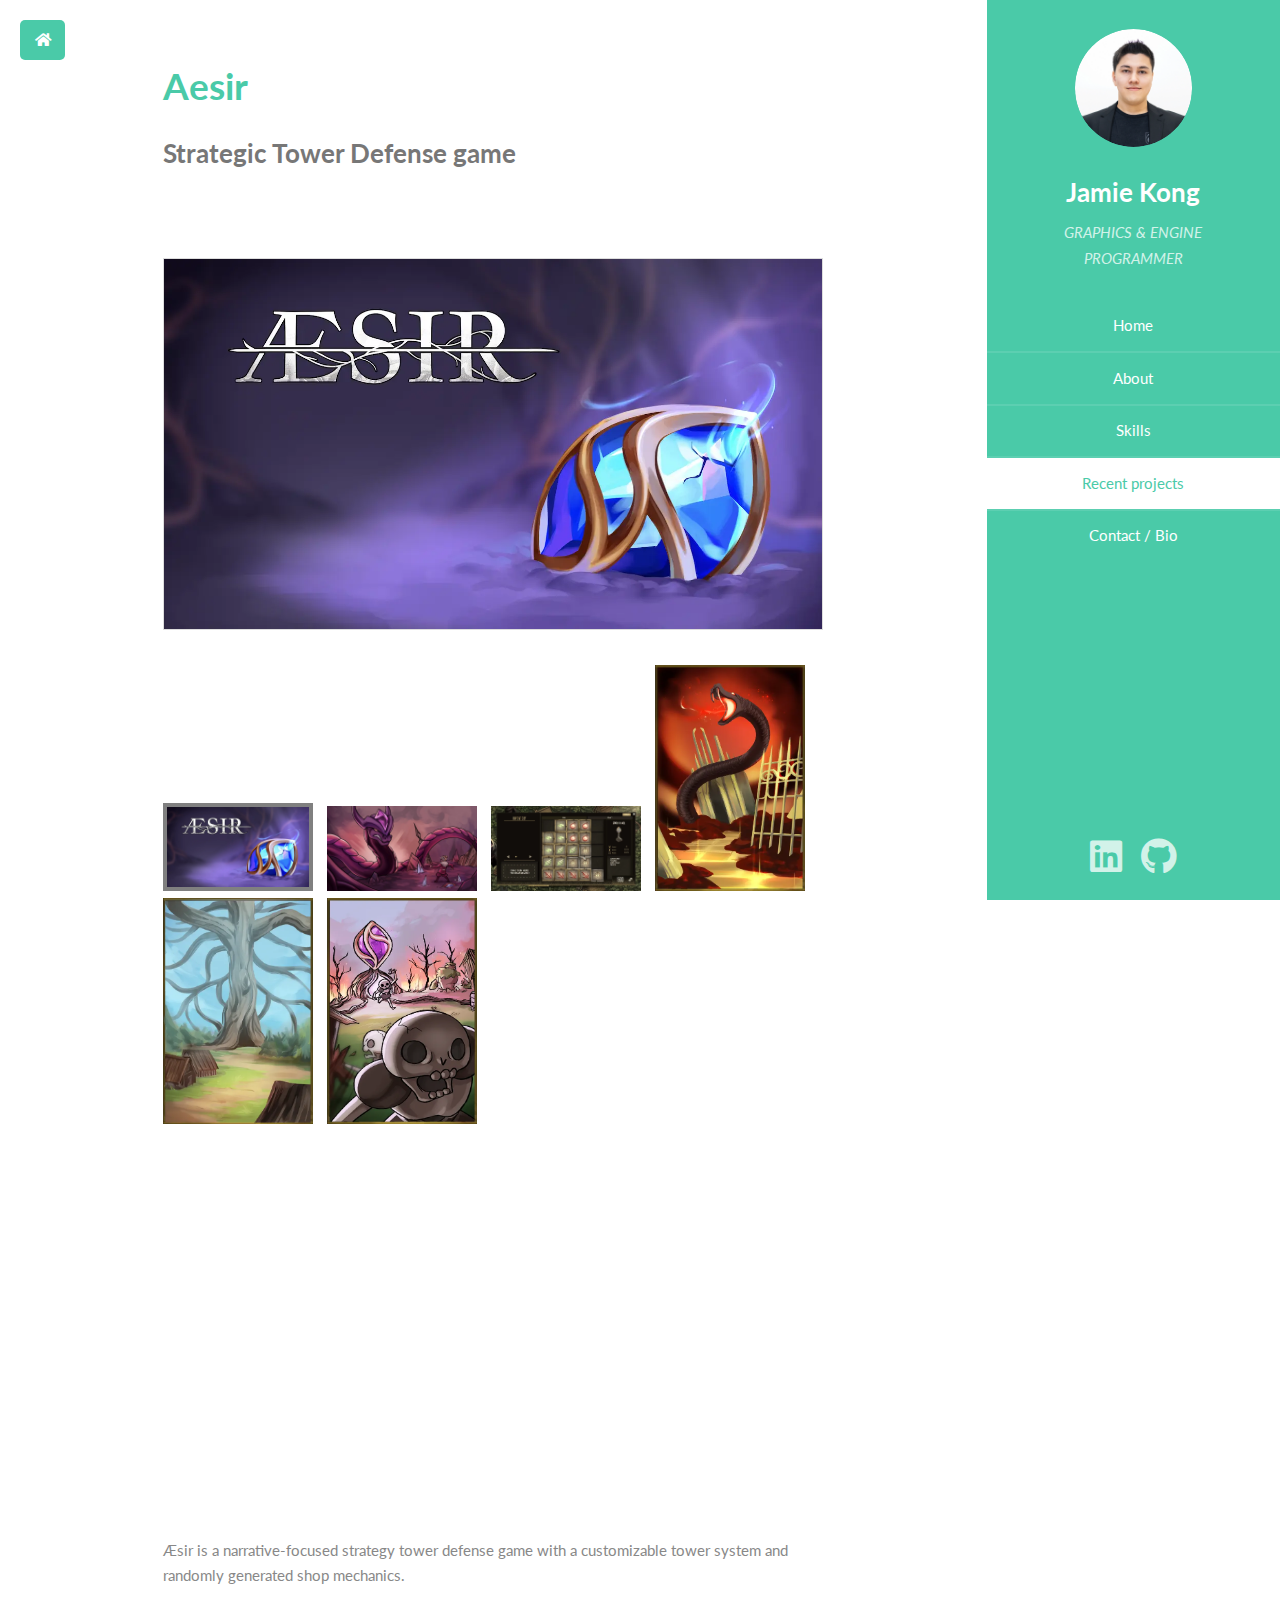
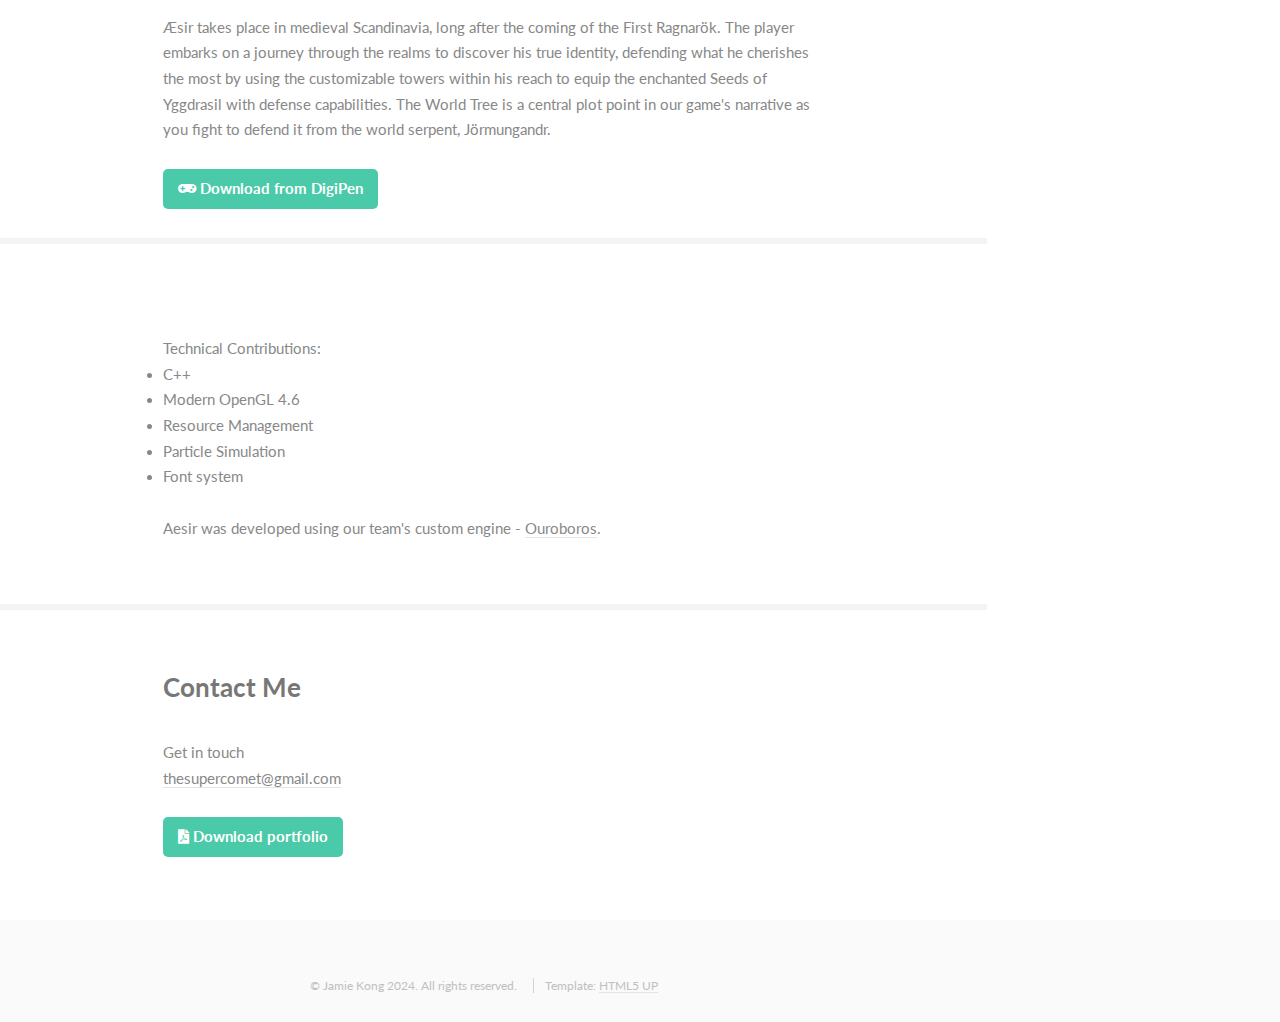
<file: aesir.html>
<!DOCTYPE HTML>
<html>

<head>
	<title>Portfolio | Jamie Kong</title>
	<meta charset="utf-8" />
	<meta name="viewport" content="width=device-width, initial-scale=1, user-scalable=no" />
	<link rel="stylesheet" href="assets/css/main.css" />
    <link rel="icon" href="images/gpu.ico" type="image/x-icon" />
</head>

<body class="is-preload">

	<!-- Header -->
	<section id="header">
		<header>
			<span class="image avatar"><img src="images/passport.webp" alt="" /></span>
			<h1 id="logo"><a href="portfolio.html">Jamie Kong</a></h1>
			<p>GRAPHICS & ENGINE PROGRAMMER</p>
		</header>
		<nav id="nav">
			<ul>
				<li><a href="./">Home</a></li>
				<li><a href="./#a_about">About</a></li>
				<li><a href="./#a_skills">Skills</a></li>
				<li><a href="./#a_projects" class="active">Recent projects</a></li>
				<li><a href="portfolio.html">Contact / Bio</a></li>
			</ul>
		</nav>
		<footer>
			<ul class="icons">
				<li><a href="https://www.linkedin.com/in/jamietkong/" target="_blank"
						class="icon brands fa-linkedin"><span class="label">LinkedIn</span></a></li>
				<li><a href="https://github.com/Supercomet/" target="_blank" class="icon brands fa-github"><span
							class="label">Github</span></a></li>
			</ul>
		</footer>
	</section>

	<!-- Main -->
	<body>
		<a href="./" class="button primary home-icon"><i class="fas fa-home"></i></a>
	</body>
	<div id="wrapper">
		<div id="main">
			<section id="portfolio">
				<div class="container">
					<header class="major">
						<h2>Aesir</h2>
						<h3>Strategic Tower Defense game</h3>
					</header>

					<div class="gallery">
						<div class="preview">
							<img id="preview-image" src="images/aesir/AesirTitle.webp" alt="Preview">
						</div>
						<div class="thumbnails">
							<img src="images/aesir/AesirTitle.webp" alt="Aesir" onclick="showPreview('images/aesir/AesirTitle.webp',this)"  style="border: 4px solid grey;">
							<img src="images/aesir/aesir1.webp" alt="Aesir 1" onclick="showPreview('images/aesir/aesir1.webp',this)">
							<img src="images/aesir/aesir2.webp" alt="Aesir 2" onclick="showPreview('images/aesir/aesir2.webp',this)">
							<img src="images/aesir/UI_levelselect_FASGARD.webp" alt="Fasgard" onclick="showPreview('images/aesir/UI_levelselect_FASGARD.webp',this)">
							<img src="images/aesir/UI_levelselect_MIDGARD.webp" alt="Midgard" onclick="showPreview('images/aesir/UI_levelselect_MIDGARD.webp',this)">
							<img src="images/aesir/UI_levelselect_MIDGARD_v2.webp" alt="Midgard 2" onclick="showPreview('images/aesir/UI_levelselect_MIDGARD_v2.webp',this)">
							<!-- Add more images with appropriate paths and alt text -->
						</div>
					</div>
					<div class="gallery-item">
						<!-- Embedded YouTube Video -->
						<iframe width="560" height="315" src="https://www.youtube.com/embed/OdvsTIyBZnE" frameborder="0" allowfullscreen></iframe>
					</div>				

					<script src="assets/js/scripts.js"></script>
					<p>
						Æsir is a narrative-focused strategy tower defense game with a customizable tower system and randomly generated shop mechanics.
						<br><br>
						Æsir takes place in medieval Scandinavia, long after the coming of the First Ragnarök. The player embarks on a journey through the realms to discover his true identity, defending what he cherishes the most by using the customizable towers within his reach to equip the enchanted Seeds of Yggdrasil with defense capabilities. The World Tree is a central plot point in our game's narrative as you fight to defend it from the world serpent, Jörmungandr.</p><br>

					<a href="https://games.digipen.edu/games/aesir" target="_blank" class="button primary">
						<i class="fas fa-gamepad"></i> Download from DigiPen
					</a>
					</div>
				</section>
				<section id="technical">
					<div class="container">
					<body><p>Technical Contributions:
						<li>C++</li>
						<li>Modern OpenGL 4.6</li>
						<li>Resource Management</li>								
						<li>Particle Simulation</li>								
						<li>Font system</li>		
						<br>				
						Aesir was developed using our team's custom engine - <a href="">Ouroboros</a>.</p>
					</body>					
				</div>				
			</section>
		

		
			
			<section id="contact">
			<div class="container">				
				<a href="portfolio.html"><h3>Contact Me</h3></a>
				<p>Get in touch</p>
				<a href="mailto:thesupercomet@gmail.com" class="active">thesupercomet@gmail.com</a>
				<br><br> <!-- Line break added here -->
				<a href="documents/JamieKong_ResumeOnline.pdf" target="_blank" class="button primary">
					<i class="fas fa-file-pdf"></i> Download portfolio
				</a>	
				<p></p>	<!-- empty para	 -->
			</section>
				<!-- message box

					<form method="post" action="#">
						<div class="row gtr-uniform">
							<div class="col-6 col-12-xsmall"><input type="text" name="name" id="name" placeholder="Name" /></div>
							<div class="col-6 col-12-xsmall"><input type="email" name="email" id="email" placeholder="Email" /></div>
							<div class="col-12"><input type="text" name="subject" id="subject" placeholder="Subject" /></div>
							<div class="col-12"><textarea name="message" id="message" placeholder="Message" rows="6"></textarea></div>
							<div class="col-12">
								<ul class="actions">
									<li><input type="submit" class="primary" value="Send Message" /></li>
									<li><input type="reset" value="Reset Form" /></li>
								</ul>
							</div>
						</div>
					</form>
				-->
			</div>
		</div>
	</div>

	<!-- Footer -->
	<section id="footer">		
		<div class="container">
			<ul class="copyright">
				<li>&copy; Jamie Kong 2024. All rights reserved.</li>
				<li>Template: <a href="http://html5up.net">HTML5 UP</a></li>
			</ul>
		</div>
	</section>

	<!-- Scripts -->
	<script src="assets/js/jquery.min.js"></script>
	<script src="assets/js/jquery.scrollex.min.js"></script>
	<script src="assets/js/jquery.scrolly.min.js"></script>
	<script src="assets/js/browser.min.js"></script>
	<script src="assets/js/breakpoints.min.js"></script>
	<script src="assets/js/util.js"></script>
	<script src="assets/js/main.js"></script>
</body>

</html>
</file>
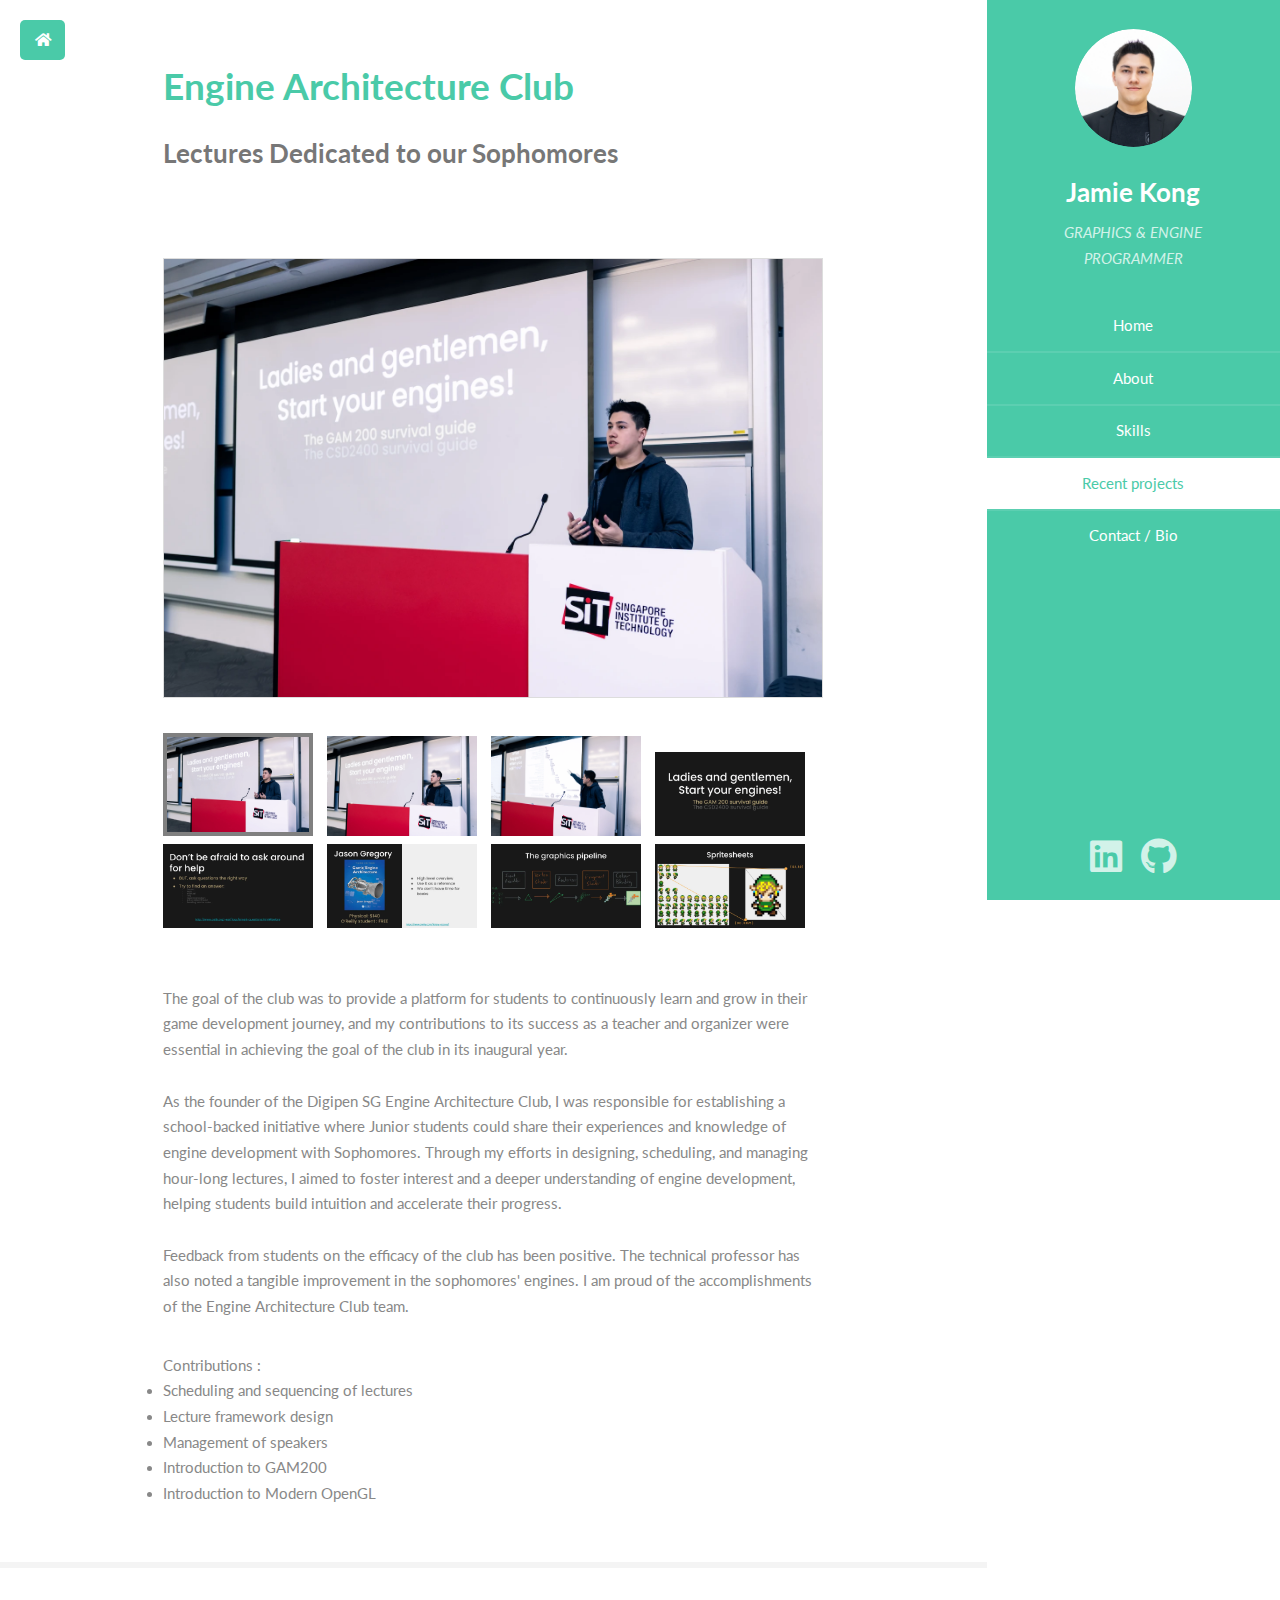
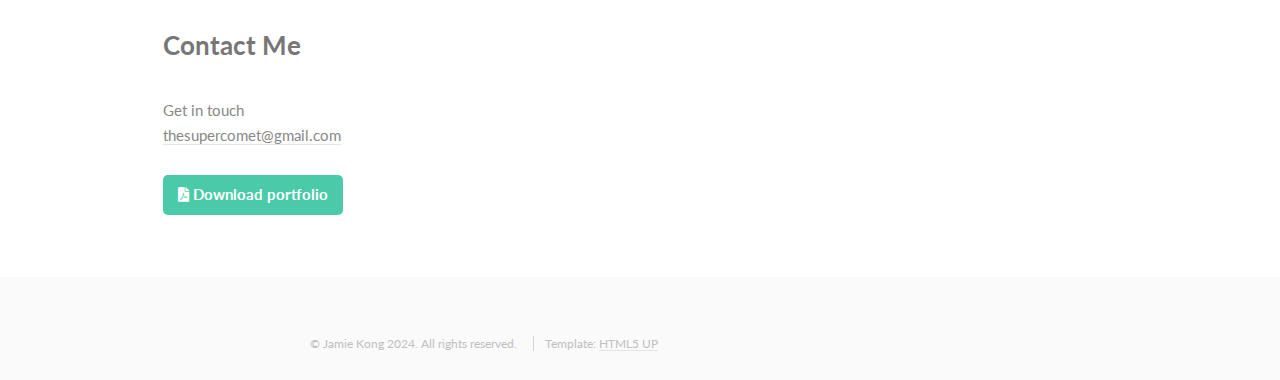
<file: eac.html>
<!DOCTYPE HTML>
<html>

<head>
	<title>Portfolio | Jamie Kong</title>
	<meta charset="utf-8" />
	<meta name="viewport" content="width=device-width, initial-scale=1, user-scalable=no" />
	<link rel="stylesheet" href="assets/css/main.css" />
    <link rel="icon" href="images/gpu.ico" type="image/x-icon" />
</head>

<body class="is-preload">

	<!-- Header -->
	<section id="header">
		<header>
			<span class="image avatar"><img src="images/passport.webp" alt="" /></span>
			<h1 id="logo"><a href="portfolio.html">Jamie Kong</a></h1>
			<p>GRAPHICS & ENGINE PROGRAMMER</p>
		</header>
		<nav id="nav">
			<ul>
				<li><a href="./">Home</a></li>
				<li><a href="./#a_about">About</a></li>
				<li><a href="./#a_skills">Skills</a></li>
				<li><a href="./#a_projects" class="active">Recent projects</a></li>
				<li><a href="portfolio.html">Contact / Bio</a></li>
			</ul>
		</nav>
		<footer>
			<ul class="icons">
				<li><a href="https://www.linkedin.com/in/jamietkong/" target="_blank"
						class="icon brands fa-linkedin"><span class="label">LinkedIn</span></a></li>
				<li><a href="https://github.com/Supercomet/" target="_blank" class="icon brands fa-github"><span
							class="label">Github</span></a></li>
			</ul>
		</footer>
	</section>

	<!-- Main -->
	<body>
		<a href="./" class="button primary home-icon"><i class="fas fa-home"></i></a>
	</body>
	<div id="wrapper">
		
		<div id="main">
			<section id="portfolio">
				<div class="container">
					<header class="major">
						<h2>Engine Architecture Club</h2>
						<h3>Lectures Dedicated to our Sophomores</h3>
					</header>

					<div class="gallery">
						<div class="preview">
							<img id="preview-image" src="images/eac/lecture1.webp" alt="Preview">
						</div>
						<div class="thumbnails">
							<img src="images/eac/lecture1.webp" alt="Lecture 1" onclick="showPreview('images/eac/lecture1.webp',this)"  style="border: 4px solid grey;">
							<img src="images/eac/lecture2.webp" alt="Lecture 2" onclick="showPreview('images/eac/lecture2.webp',this)">
							<img src="images/eac/lecture3.webp" alt="Lecture 3" onclick="showPreview('images/eac/lecture3.webp',this)">
							<img src="images/eac/GAM200_Intro_1.webp" alt="Intro 1" onclick="showPreview('images/eac/GAM200_Intro_1.webp',this)">
							<img src="images/eac/GAM200_Intro_2.webp" alt="Intro 2" onclick="showPreview('images/eac/GAM200_Intro_2.webp',this)">
							<img src="images/eac/GAM200_Intro_3.webp" alt="Intro 3" onclick="showPreview('images/eac/GAM200_Intro_3.webp',this)">
							<img src="images/eac/Graphics_1.webp" alt="Graphics 1" onclick="showPreview('images/eac/Graphics_1.webp',this)">
							<img src="images/eac/Graphics_2.webp" alt="Graphics 2" onclick="showPreview('images/eac/Graphics_2.webp',this)">
							<!-- Add more images with appropriate paths and alt text -->
						</div>
					</div>								

					<script src="assets/js/scripts.js"></script>
					<p>
						The goal of the club was to provide a platform for students to continuously learn and grow in their game development journey, and my contributions to its success as a teacher and organizer were essential in achieving the goal of the club in its inaugural year.

						<br><br>
						As the founder of the Digipen SG Engine Architecture Club, I was responsible for establishing a school-backed initiative where Junior students could share their experiences and knowledge of engine development with Sophomores. Through my efforts in designing, scheduling, and managing hour-long lectures, I aimed to foster interest and a deeper understanding of engine development, helping students build intuition and accelerate their progress.
						<br><br>
						Feedback from students on the efficacy of the club has been positive. The technical professor has also noted a tangible improvement in the sophomores' engines. I am proud of the accomplishments of the Engine Architecture Club team.
					</p>
					<body><p>Contributions :
						<li>Scheduling and sequencing of lectures</li>
						<li>Lecture framework design</li>
						<li>Management of speakers</li>
						<li>Introduction to GAM200</li>
						<li>Introduction to Modern OpenGL</li>
						<br>
						
					</body>			
				
					</div>
				</section>
				
		
		
		
			
			<section id="contact">
			<div class="container">				
				<a href="portfolio.html"><h3>Contact Me</h3></a>
				<p>Get in touch</p>
				<a href="mailto:thesupercomet@gmail.com" class="active">thesupercomet@gmail.com</a>
				<br><br> <!-- Line break added here -->
				<a href="documents/JamieKong_ResumeOnline.pdf" target="_blank" class="button primary">
					<i class="fas fa-file-pdf"></i> Download portfolio
				</a>	
				<p></p>	<!-- empty para	 -->
			</section>
				<!-- message box

					<form method="post" action="#">
						<div class="row gtr-uniform">
							<div class="col-6 col-12-xsmall"><input type="text" name="name" id="name" placeholder="Name" /></div>
							<div class="col-6 col-12-xsmall"><input type="email" name="email" id="email" placeholder="Email" /></div>
							<div class="col-12"><input type="text" name="subject" id="subject" placeholder="Subject" /></div>
							<div class="col-12"><textarea name="message" id="message" placeholder="Message" rows="6"></textarea></div>
							<div class="col-12">
								<ul class="actions">
									<li><input type="submit" class="primary" value="Send Message" /></li>
									<li><input type="reset" value="Reset Form" /></li>
								</ul>
							</div>
						</div>
					</form>
				-->
			</div>
		</div>
	</div>

	<!-- Footer -->
	<section id="footer">		
		<div class="container">
			<ul class="copyright">
				<li>&copy; Jamie Kong 2024. All rights reserved.</li>
				<li>Template: <a href="http://html5up.net">HTML5 UP</a></li>
			</ul>
		</div>
	</section>

	<!-- Scripts -->
	<script src="assets/js/jquery.min.js"></script>
	<script src="assets/js/jquery.scrollex.min.js"></script>
	<script src="assets/js/jquery.scrolly.min.js"></script>
	<script src="assets/js/browser.min.js"></script>
	<script src="assets/js/breakpoints.min.js"></script>
	<script src="assets/js/util.js"></script>
	<script src="assets/js/main.js"></script>
</body>

</html>
</file>
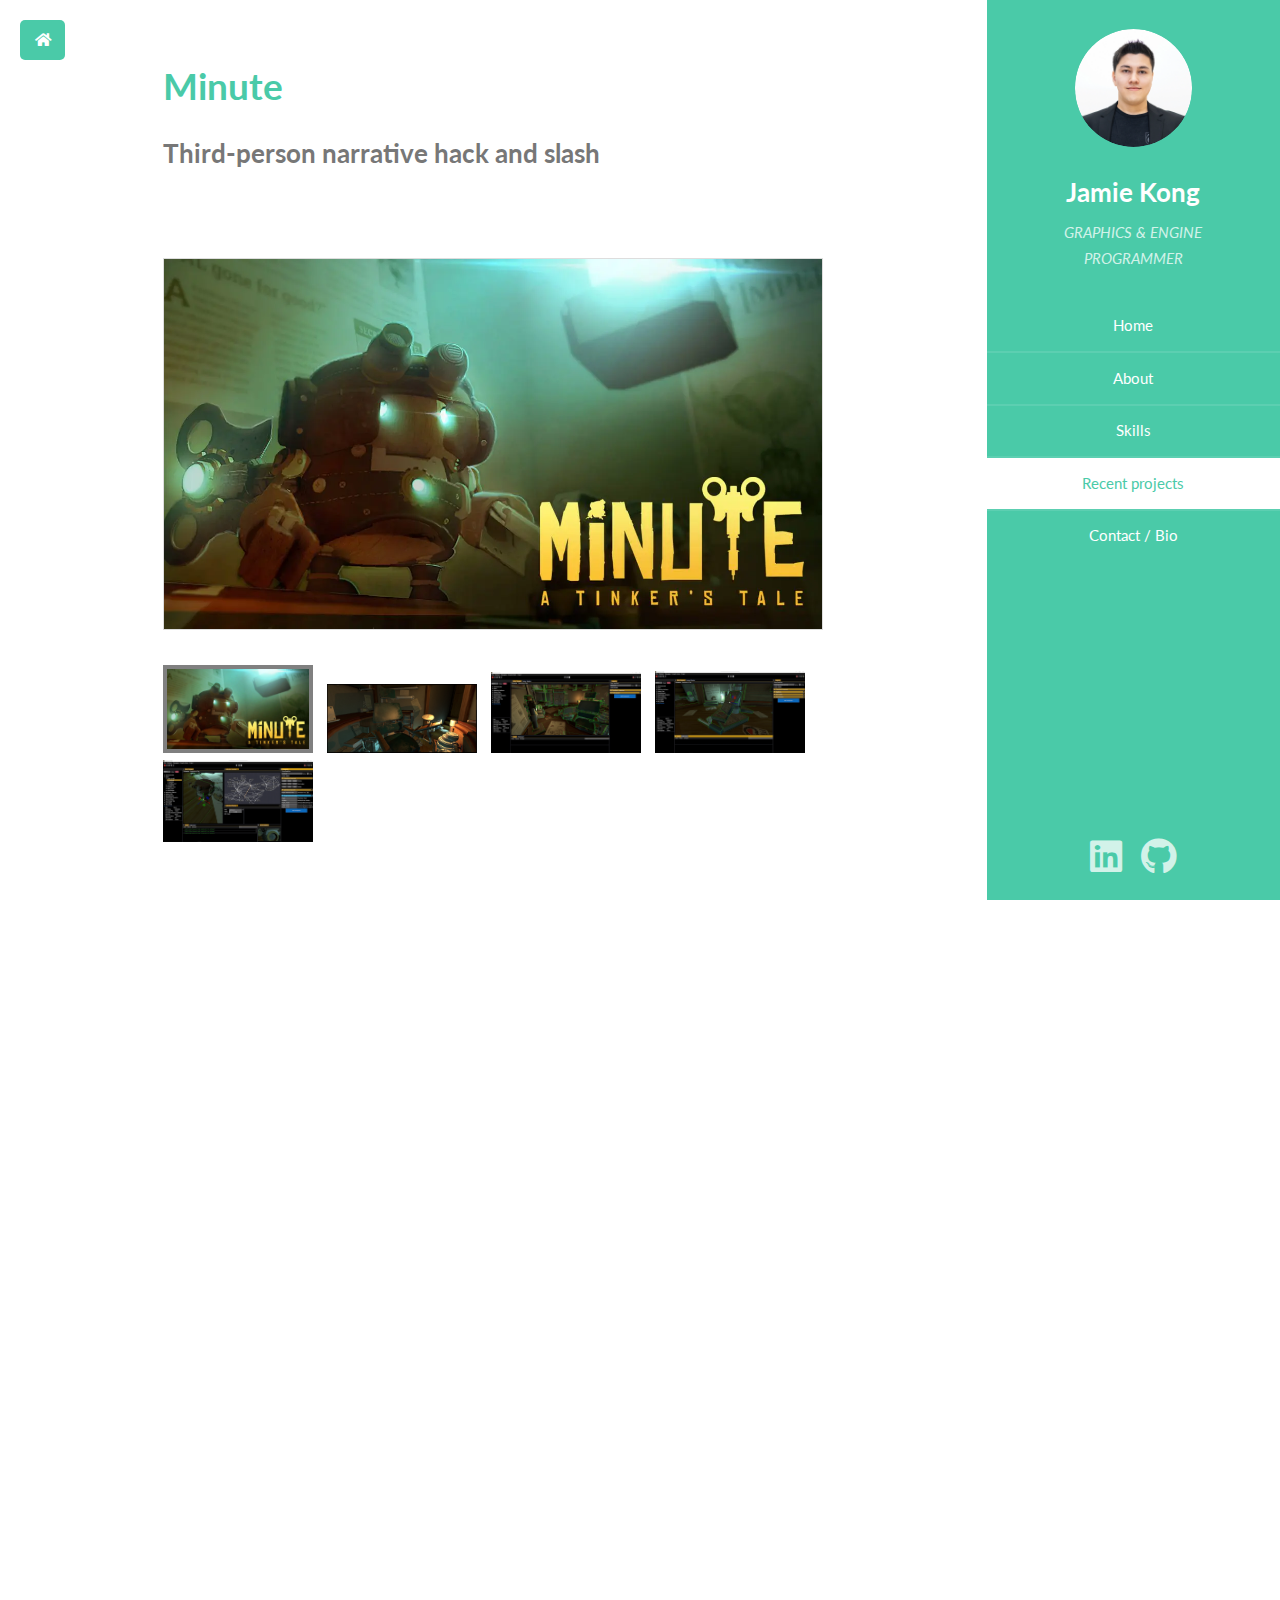
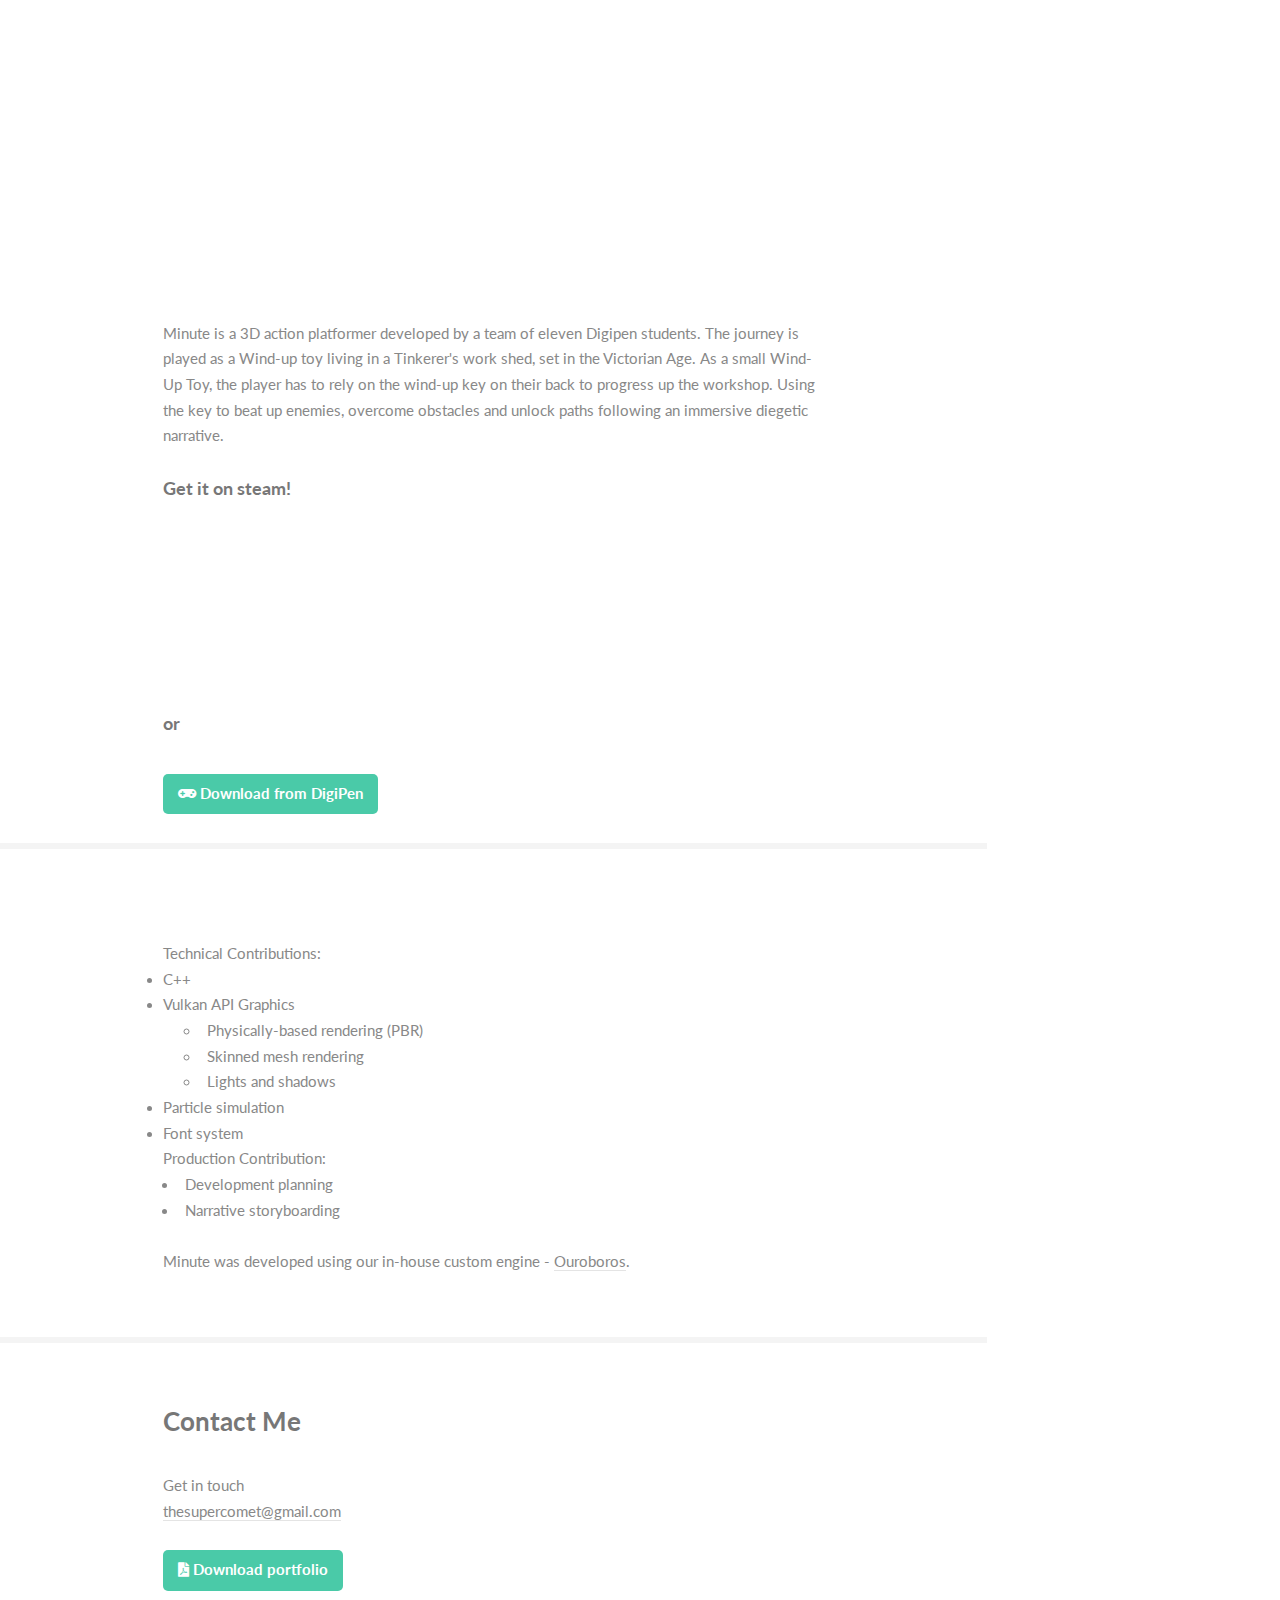
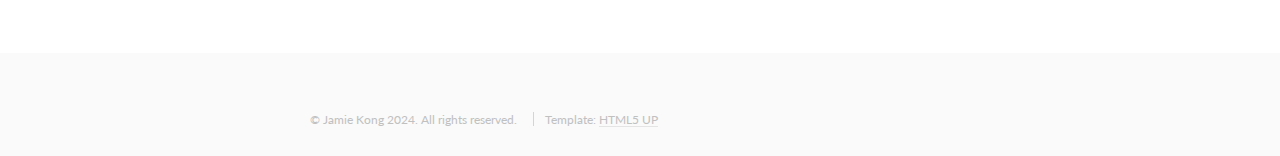
<file: minute.html>
<!DOCTYPE HTML>
<html>

<head>
	<title>Portfolio | Jamie Kong</title>
	<meta charset="utf-8" />
	<meta name="viewport" content="width=device-width, initial-scale=1, user-scalable=no" />
	<link rel="stylesheet" href="assets/css/main.css" />
    <link rel="icon" href="images/gpu.ico" type="image/x-icon" />
</head>

<body class="is-preload">

	<!-- Header -->
	<section id="header">
		<header>
			<span class="image avatar"><img src="images/passport.webp" alt="" /></span>
			<h1 id="logo"><a href="portfolio.html">Jamie Kong</a></h1>
			<p>GRAPHICS & ENGINE PROGRAMMER</p>
		</header>
		<nav id="nav">
			<ul>
				<li><a href="./">Home</a></li>
				<li><a href="./#a_about">About</a></li>
				<li><a href="./#a_skills">Skills</a></li>
				<li><a href="./#a_projects" class="active">Recent projects</a></li>
				<li><a href="portfolio.html">Contact / Bio</a></li>
			</ul>
		</nav>
		<footer>
			<ul class="icons">
				<li><a href="https://www.linkedin.com/in/jamietkong/" target="_blank"
						class="icon brands fa-linkedin"><span class="label">LinkedIn</span></a></li>
				<li><a href="https://github.com/Supercomet/" target="_blank" class="icon brands fa-github"><span
							class="label">Github</span></a></li>
			</ul>
		</footer>
	</section>

	<!-- Main -->
	<body>
		<a href="./" class="button primary home-icon"><i class="fas fa-home"></i></a>
	</body>
	<div id="wrapper">
		<div id="main">
			<section id="portfolio">
				<div class="container">
					<header class="major">
						<h2>Minute</h2>
						<h3>Third-person narrative hack and slash</h3>
					</header>

					<div class="gallery">
						<div class="preview">
							<img id="preview-image" src="images/minute/minuteSplash.webp" alt="Preview">
						</div>
						<div class="thumbnails">
							<img src="images/minute/minuteSplash.webp" alt="Minute" onclick="showPreview('images/minute/minuteSplash.webp',this)"  style="border: 4px solid grey;">
							<img src="images/minute/minute1.webp" alt="Minute 1" onclick="showPreview('images/minute/minute1.webp',this)">
							<img src="images/ouroboros/Editor1.webp" alt="Editor 1" onclick="showPreview('images/ouroboros/Editor1.webp',this)">
							<img src="images/ouroboros/Editor2.webp" alt="Editor 2" onclick="showPreview('images/ouroboros/Editor2.webp',this)">
							<img src="images/ouroboros/Editor3.webp" alt="Editor 3" onclick="showPreview('images/ouroboros/Editor3.webp',this)">
							<!-- Add more images with appropriate paths and alt text -->
						</div>
					</div>
					<div class="gallery-item">
						<!-- Embedded YouTube Video -->
						<iframe width="560" height="315" src="https://www.youtube.com/embed/EUCAL9m3vfc" frameborder="0" allowfullscreen></iframe>
					</div>
					<div class="gallery-item">
						<!-- Embedded YouTube Video -->
						<iframe width="560" height="315" src="https://www.youtube.com/embed/LtTZwJFISqI" frameborder="0" allowfullscreen></iframe>
					</div>
					<div class="gallery-item">
						<!-- Embedded YouTube Video -->
						<iframe width="560" height="315" src="https://www.youtube.com/embed/2zvssHPaKL0" frameborder="0" allowfullscreen></iframe>
					</div>

					<script src="assets/js/scripts.js"></script>
					<p>
					Minute is a 3D action platformer developed by a team of eleven Digipen students. The journey is played as a Wind-up toy living in a Tinkerer's work shed, set in the Victorian Age. As a small Wind-Up Toy, the player has to rely on the wind-up key on their back to progress up the workshop. Using the key to beat up enemies, overcome obstacles and unlock paths following an immersive diegetic narrative.</p><br>

					<h4>Get it on steam!</h4>
					<div class="steam-widget">
						<iframe src="https://store.steampowered.com/widget/2556180/" frameborder="0"></iframe>
					</div>
					<!-- <a href="https://store.steampowered.com/app/2556180/Minute/" target="_blank" class="button primary">						
						<i class="fab fa-steam"></i> Play now on steam!
					</a> -->
					<h4>or</h4>
					<br>
					<a href="https://games.digipen.edu/games/minute" target="_blank" class="button primary">
						<i class="fas fa-gamepad"></i> Download from DigiPen
					</a>
					</div>
				</section>
				<section id="technical">
					<div class="container">
					<body><p>Technical Contributions:
						<li>C++</li>
						<li>Vulkan API Graphics
							<ul>								
									<li>Physically-based rendering (PBR)</li>
									<li>Skinned mesh rendering</li>
									<li>Lights and shadows</li>								
							</ul>
						</li>
						<li>Particle simulation</li>
						<li>Font system</li>
						Production Contribution:
						<ul>								
							<li>Development planning</li>
							<li>Narrative storyboarding</li>								
						</ul><br>
						Minute was developed using our in-house custom engine - <a href="ouroboros.html">Ouroboros</a>.</p>
					</body>					
				</div>				
			</section>
		

		
			
			<section id="contact">
			<div class="container">				
				<a href="portfolio.html"><h3>Contact Me</h3></a>
				<p>Get in touch</p>
				<a href="mailto:thesupercomet@gmail.com" class="active">thesupercomet@gmail.com</a>
				<br><br> <!-- Line break added here -->
				<a href="documents/JamieKong_ResumeOnline.pdf" target="_blank" class="button primary">
					<i class="fas fa-file-pdf"></i> Download portfolio
				</a>	
				<p></p>	<!-- empty para	 -->
			</section>
				<!-- message box

					<form method="post" action="#">
						<div class="row gtr-uniform">
							<div class="col-6 col-12-xsmall"><input type="text" name="name" id="name" placeholder="Name" /></div>
							<div class="col-6 col-12-xsmall"><input type="email" name="email" id="email" placeholder="Email" /></div>
							<div class="col-12"><input type="text" name="subject" id="subject" placeholder="Subject" /></div>
							<div class="col-12"><textarea name="message" id="message" placeholder="Message" rows="6"></textarea></div>
							<div class="col-12">
								<ul class="actions">
									<li><input type="submit" class="primary" value="Send Message" /></li>
									<li><input type="reset" value="Reset Form" /></li>
								</ul>
							</div>
						</div>
					</form>
				-->
			</div>
		</div>
	</div>

	<!-- Footer -->
	<section id="footer">		
		<div class="container">
			<ul class="copyright">
				<li>&copy; Jamie Kong 2024. All rights reserved.</li>
				<li>Template: <a href="http://html5up.net">HTML5 UP</a></li>
			</ul>
		</div>
	</section>

	<!-- Scripts -->
	<script src="assets/js/jquery.min.js"></script>
	<script src="assets/js/jquery.scrollex.min.js"></script>
	<script src="assets/js/jquery.scrolly.min.js"></script>
	<script src="assets/js/browser.min.js"></script>
	<script src="assets/js/breakpoints.min.js"></script>
	<script src="assets/js/util.js"></script>
	<script src="assets/js/main.js"></script>
</body>

</html>
</file>
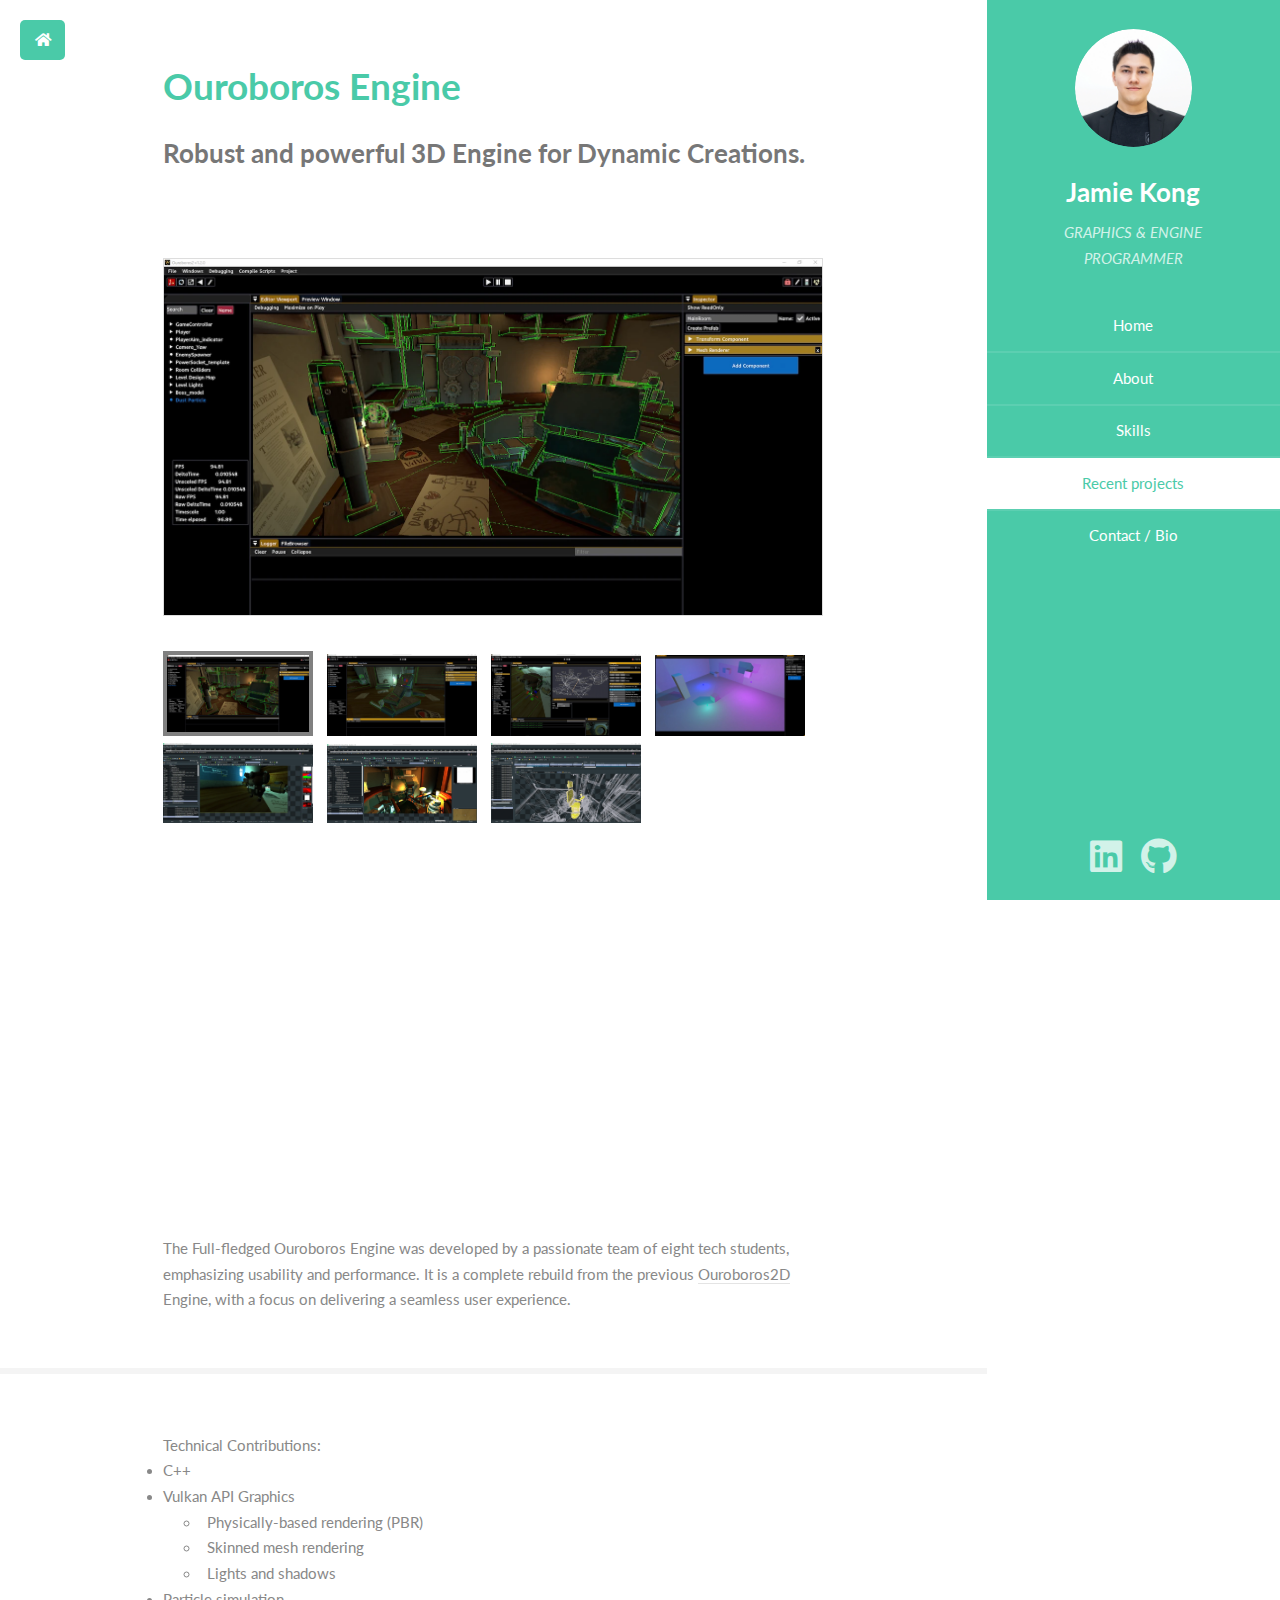
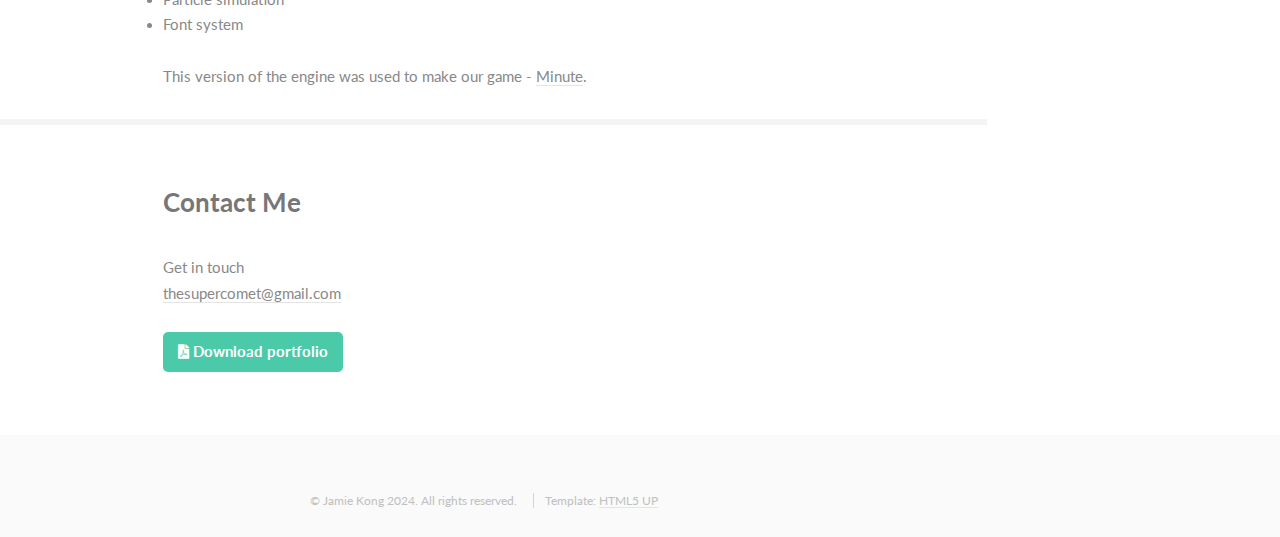
<file: ouroboros.html>
<!DOCTYPE HTML>
<html>

<head>
	<title>Portfolio | Jamie Kong</title>
	<meta charset="utf-8" />
	<meta name="viewport" content="width=device-width, initial-scale=1, user-scalable=no" />
	<link rel="stylesheet" href="assets/css/main.css" />
	<link rel="icon" href="images/gpu.ico" type="image/x-icon" />
</head>

<body class="is-preload">

	<!-- Header -->
	<section id="header">
		<header>
			<span class="image avatar"><img src="images/passport.webp" alt="" /></span>
			<h1 id="logo"><a href="portfolio.html">Jamie Kong</a></h1>
			<p>GRAPHICS & ENGINE PROGRAMMER</p>
		</header>
		<nav id="nav">
			<ul>
				<li><a href="./">Home</a></li>
				<li><a href="./#a_about">About</a></li>
				<li><a href="./#a_skills">Skills</a></li>
				<li><a href="./#a_projects" class="active">Recent projects</a></li>
				<li><a href="portfolio.html">Contact / Bio</a></li>
			</ul>
		</nav>
		<footer>
			<ul class="icons">
				<li><a href="https://www.linkedin.com/in/jamietkong/" target="_blank"
						class="icon brands fa-linkedin"><span class="label">LinkedIn</span></a></li>
				<li><a href="https://github.com/Supercomet/" target="_blank" class="icon brands fa-github"><span
							class="label">Github</span></a></li>
			</ul>
		</footer>
	</section>

	<!-- Main -->

	<body>
		<a href="./" class="button primary home-icon"><i class="fas fa-home"></i></a>
	</body>
	<div id="wrapper">
		<div id="main">
			<section id="portfolio">
				<div class="container">
					<header class="major">
						<h2>Ouroboros Engine</h2>
						<h3>Robust and powerful 3D Engine for Dynamic Creations.</h3>
					</header>

					<div class="gallery">
						<div class="preview">
							<img id="preview-image" src="images/ouroboros/Editor1.webp" alt="Preview">
						</div>
						<div class="thumbnails">
							<img src="images/ouroboros/Editor1.webp" alt="Editor 1"
								onclick="showPreview('images/ouroboros/Editor1.webp',this)"
								style="border: 4px solid grey;">
							<img src="images/ouroboros/Editor2.webp" alt="Editor 2"
								onclick="showPreview('images/ouroboros/Editor2.webp',this)">
							<img src="images/ouroboros/Editor3.webp" alt="Editor 3"
								onclick="showPreview('images/ouroboros/Editor3.webp',this)">
							<img src="images/ouroboros/Editor4.webp" alt="Editor 4"
								onclick="showPreview('images/ouroboros/Editor4.webp',this)">
							<img src="images/ouroboros/Ouro1.webp" alt="Ouro 1"
								onclick="showPreview('images/ouroboros/Ouro1.webp',this)">
							<img src="images/ouroboros/Ouro2.webp" alt="Ouro 2"
								onclick="showPreview('images/ouroboros/Ouro2.webp',this)">
							<img src="images/ouroboros/Ouro3.webp" alt="Ouro 3"
								onclick="showPreview('images/ouroboros/Ouro3.webp',this)">
							<!-- Add more images with appropriate paths and alt text -->
						</div>
					</div>
					<div class="gallery-item">
						<!-- Embedded YouTube Video -->
						<iframe width="560" height="315" src="https://www.youtube.com/embed/DCp9WsjI8-E" frameborder="0"
							allowfullscreen></iframe>
					</div>

					<script src="assets/js/scripts.js"></script>
					<p>The Full-fledged Ouroboros Engine was developed by a passionate team of eight tech students,
						emphasizing usability and performance. It is a complete rebuild from the previous <a href="ouroboros2D.html">Ouroboros2D</a>
						Engine, with a focus on delivering a seamless user experience.</p><br>					
				</div>
			</section>
			<section id="technical">
				<div class="container">

					<body>
						Technical Contributions:
							<li>C++</li>
							<li>Vulkan API Graphics
								<ul>
									<li>Physically-based rendering (PBR)</li>
									<li>Skinned mesh rendering</li>
									<li>Lights and shadows</li>
								</ul>
							</li>
							<li>Particle simulation</li>
							<li>Font system</li>
							<br>
							This version of the engine was used to make our game - <a href="minute.html">Minute</a>.
					</body>
				</div>
			</section>
			<section id="contact">
				<div class="container">
					<a href="portfolio.html">
						<h3>Contact Me</h3>
					</a>
					<p>Get in touch</p>
					<a href="mailto:thesupercomet@gmail.com" class="active">thesupercomet@gmail.com</a>
					<br><br> <!-- Line break added here -->
					<a href="documents/JamieKong_ResumeOnline.pdf" target="_blank" class="button primary">
						<i class="fas fa-file-pdf"></i> Download portfolio
					</a>
					<p></p> <!-- empty para	 -->
			</section>
			<!-- message box

					<form method="post" action="#">
						<div class="row gtr-uniform">
							<div class="col-6 col-12-xsmall"><input type="text" name="name" id="name" placeholder="Name" /></div>
							<div class="col-6 col-12-xsmall"><input type="email" name="email" id="email" placeholder="Email" /></div>
							<div class="col-12"><input type="text" name="subject" id="subject" placeholder="Subject" /></div>
							<div class="col-12"><textarea name="message" id="message" placeholder="Message" rows="6"></textarea></div>
							<div class="col-12">
								<ul class="actions">
									<li><input type="submit" class="primary" value="Send Message" /></li>
									<li><input type="reset" value="Reset Form" /></li>
								</ul>
							</div>
						</div>
					</form>
				-->
		</div>
	</div>
	</div>

	<!-- Footer -->
	<section id="footer">
		<div class="container">
			<ul class="copyright">
				<li>&copy; Jamie Kong 2024. All rights reserved.</li>
				<li>Template: <a href="http://html5up.net">HTML5 UP</a></li>
			</ul>
		</div>
	</section>

	<!-- Scripts -->
	<script src="assets/js/jquery.min.js"></script>
	<script src="assets/js/jquery.scrollex.min.js"></script>
	<script src="assets/js/jquery.scrolly.min.js"></script>
	<script src="assets/js/browser.min.js"></script>
	<script src="assets/js/breakpoints.min.js"></script>
	<script src="assets/js/util.js"></script>
	<script src="assets/js/main.js"></script>
</body>

</html>
</file>
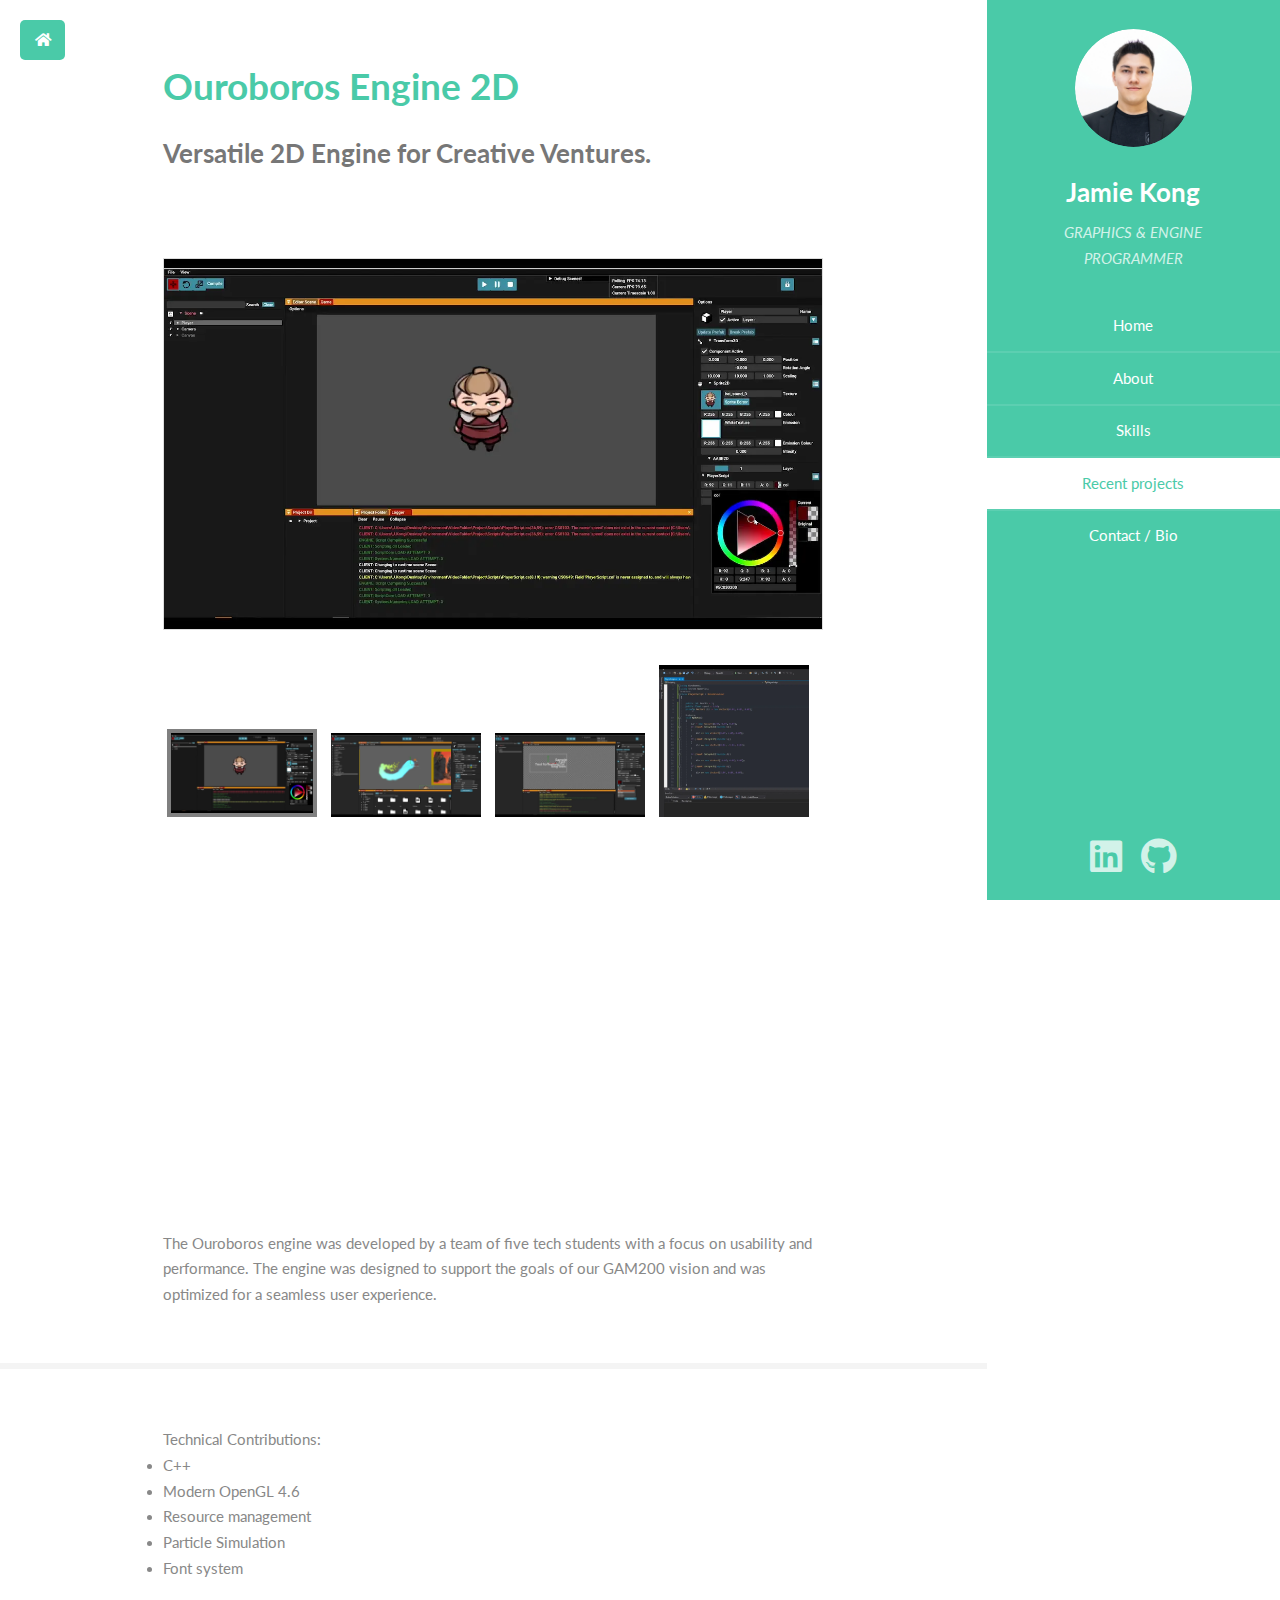
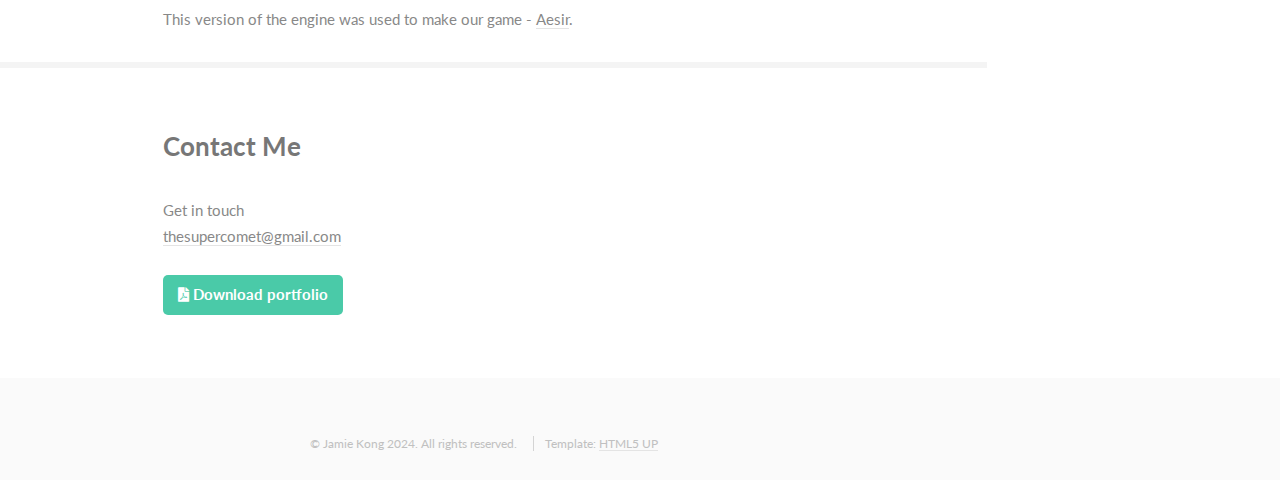
<file: ouroboros2D.html>
<!DOCTYPE HTML>
<html>

<head>
	<title>Portfolio | Jamie Kong</title>
	<meta charset="utf-8" />
	<meta name="viewport" content="width=device-width, initial-scale=1, user-scalable=no" />
	<link rel="stylesheet" href="assets/css/main.css" />
	<link rel="icon" href="images/gpu.ico" type="image/x-icon" />
</head>

<body class="is-preload">

	<!-- Header -->
	<section id="header">
		<header>
			<span class="image avatar"><img src="images/passport.webp" alt="" /></span>
			<h1 id="logo"><a href="portfolio.html">Jamie Kong</a></h1>
			<p>GRAPHICS & ENGINE PROGRAMMER</p>
		</header>
		<nav id="nav">
			<ul>
				<li><a href="./">Home</a></li>
				<li><a href="./#a_about">About</a></li>
				<li><a href="./#a_skills">Skills</a></li>
				<li><a href="./#a_projects" class="active">Recent projects</a></li>
				<li><a href="portfolio.html">Contact / Bio</a></li>
			</ul>
		</nav>
		<footer>
			<ul class="icons">
				<li><a href="https://www.linkedin.com/in/jamietkong/" target="_blank"
						class="icon brands fa-linkedin"><span class="label">LinkedIn</span></a></li>
				<li><a href="https://github.com/Supercomet/" target="_blank" class="icon brands fa-github"><span
							class="label">Github</span></a></li>
			</ul>
		</footer>
	</section>

	<!-- Main -->

	<body>
		<a href="./" class="button primary home-icon"><i class="fas fa-home"></i></a>
	</body>
	<div id="wrapper">
		<div id="main">
			<section id="portfolio">
				<div class="container">
					<header class="major">
						<h2>Ouroboros Engine 2D</h2>
						<h3>Versatile 2D Engine for Creative Ventures.</h3>
					</header>

					<div class="gallery">
						<div class="preview">
							<img id="preview-image" src="images/ouro2d/ouro2d1.webp" alt="Preview">
						</div>
						<div class="thumbnails">
							<img src="images/ouro2d/ouro2d1.webp" alt="Editor 1"
								onclick="showPreview('images/ouro2d/ouro2d1.webp',this)"
								style="border: 4px solid grey;">
							<img src="images/ouro2d/ouro2d2.webp" alt="Ouro2D 2"
								onclick="showPreview('images/ouro2d/ouro2d2.webp',this)">
							<img src="images/ouro2d/ouro2d3.webp" alt="Ouro2D 3"
								onclick="showPreview('images/ouro2d/ouro2d3.webp',this)">
							<img src="images/ouro2d/ouro2dscript.webp" alt="Ouro2D scripting"
								onclick="showPreview('images/ouro2d/ouro2dscript.webp',this)">
							<!-- Add more images with appropriate paths and alt text -->
						</div>
					</div>
					<div class="gallery-item">
						<!-- Embedded YouTube Video -->
						<iframe width="560" height="315" src="https://www.youtube.com/embed/RYuszawJJBM" frameborder="0"
							allowfullscreen></iframe>
					</div>

					<script src="assets/js/scripts.js"></script>
					<p>The Ouroboros engine was developed by a team of five tech students with a focus on usability and
						performance. The engine was designed to support the goals of our GAM200 vision and was optimized
						for a seamless user experience.</p><br>
				</div>
			</section>
			<section id="technical">
				<div class="container">

					<body>
						Technical Contributions:
						<li>C++</li>
						<li>Modern OpenGL 4.6</li>
						<li>Resource management</li>
						<li>Particle Simulation</li>
						<li>Font system</li>
						<br>
						This version of the engine was used to make our game - <a href="aesir.html">Aesir</a>.
					</body>
				</div>
			</section>
			<section id="contact">
				<div class="container">
					<a href="portfolio.html">
						<h3>Contact Me</h3>
					</a>
					<p>Get in touch</p>
					<a href="mailto:thesupercomet@gmail.com" class="active">thesupercomet@gmail.com</a>
					<br><br> <!-- Line break added here -->
					<a href="documents/JamieKong_ResumeOnline.pdf" target="_blank" class="button primary">
						<i class="fas fa-file-pdf"></i> Download portfolio
					</a>
					<p></p> <!-- empty para	 -->
			</section>
			<!-- message box

					<form method="post" action="#">
						<div class="row gtr-uniform">
							<div class="col-6 col-12-xsmall"><input type="text" name="name" id="name" placeholder="Name" /></div>
							<div class="col-6 col-12-xsmall"><input type="email" name="email" id="email" placeholder="Email" /></div>
							<div class="col-12"><input type="text" name="subject" id="subject" placeholder="Subject" /></div>
							<div class="col-12"><textarea name="message" id="message" placeholder="Message" rows="6"></textarea></div>
							<div class="col-12">
								<ul class="actions">
									<li><input type="submit" class="primary" value="Send Message" /></li>
									<li><input type="reset" value="Reset Form" /></li>
								</ul>
							</div>
						</div>
					</form>
				-->
		</div>
	</div>
	</div>

	<!-- Footer -->
	<section id="footer">
		<div class="container">
			<ul class="copyright">
				<li>&copy; Jamie Kong 2024. All rights reserved.</li>
				<li>Template: <a href="http://html5up.net">HTML5 UP</a></li>
			</ul>
		</div>
	</section>

	<!-- Scripts -->
	<script src="assets/js/jquery.min.js"></script>
	<script src="assets/js/jquery.scrollex.min.js"></script>
	<script src="assets/js/jquery.scrolly.min.js"></script>
	<script src="assets/js/browser.min.js"></script>
	<script src="assets/js/breakpoints.min.js"></script>
	<script src="assets/js/util.js"></script>
	<script src="assets/js/main.js"></script>
</body>

</html>
</file>
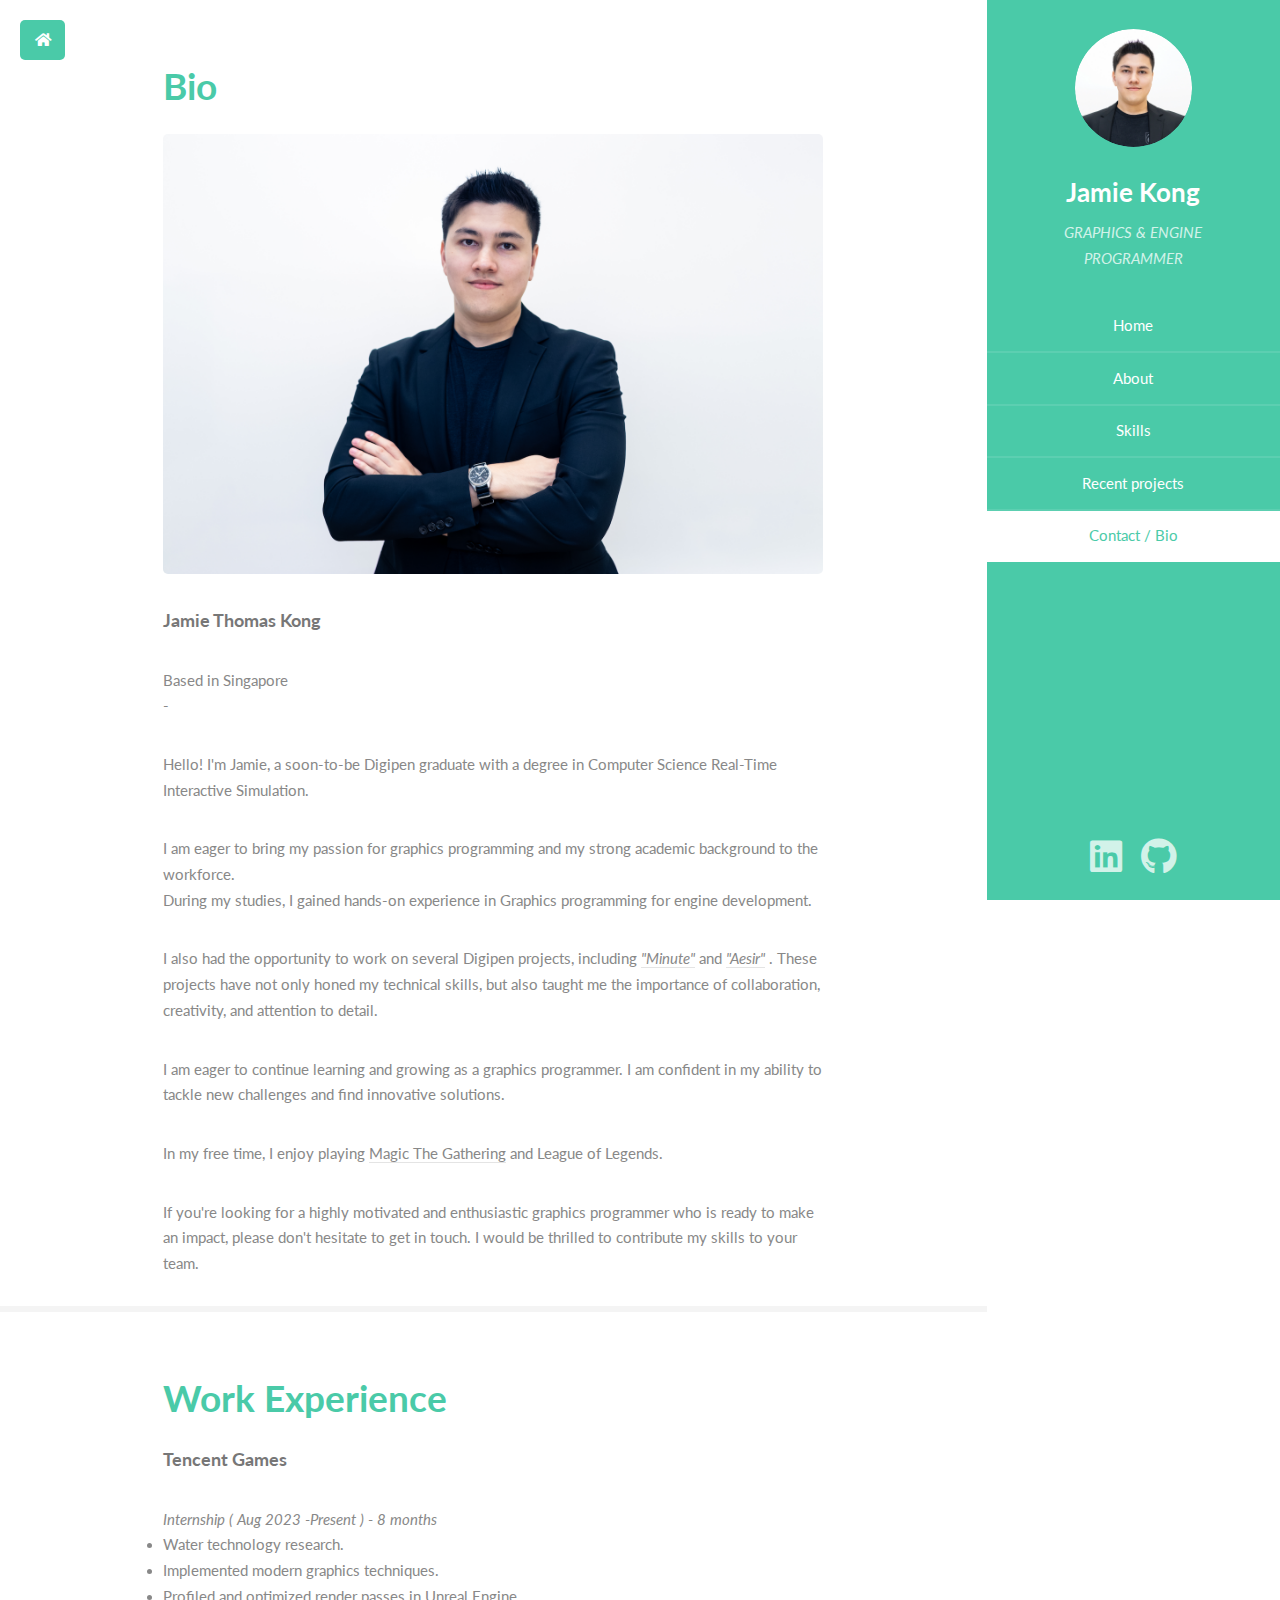
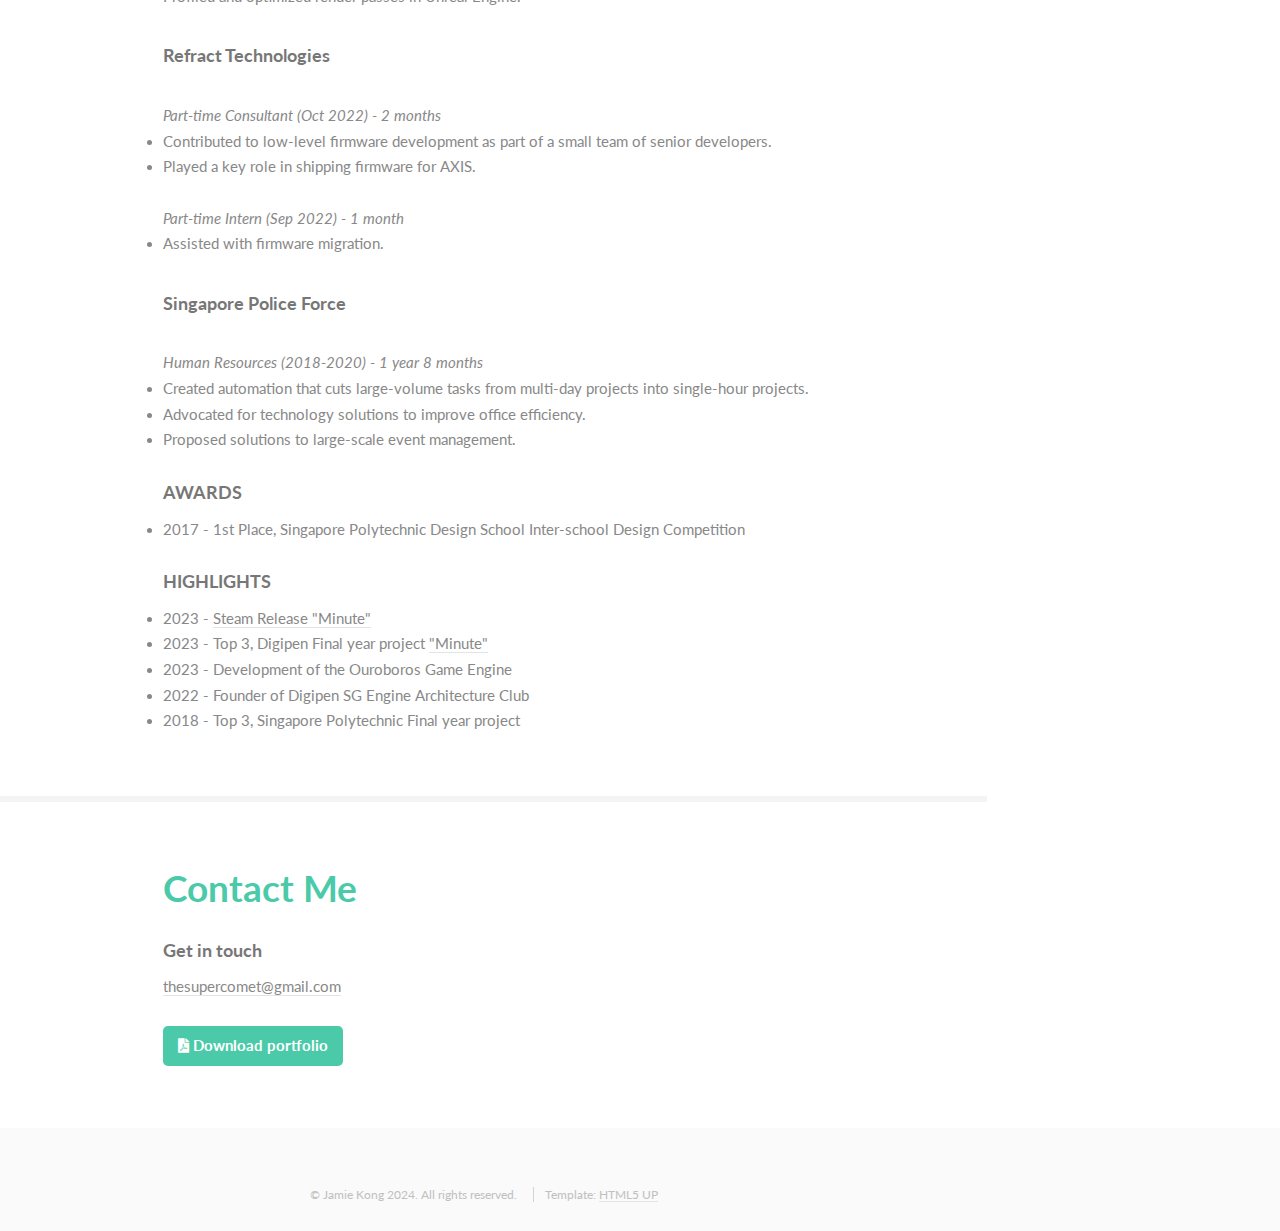
<file: portfolio.html>
<!DOCTYPE HTML>
<html>

<head>
	<title>Portfolio | Jamie Kong</title>
	<meta charset="utf-8" />
	<meta name="viewport" content="width=device-width, initial-scale=1, user-scalable=no" />
	<link rel="stylesheet" href="assets/css/main.css" />
	<link rel="icon" href="images/gpu.ico" type="image/x-icon" />
</head>

<body class="is-preload">

	<!-- Header -->
	<section id="header">
		<header>
			<span class="image avatar"><img src="images/passport.webp" alt="" /></span>
			<h1 id="logo"><a href="portfolio.html">Jamie Kong</a></h1>
			<p>GRAPHICS & ENGINE PROGRAMMER</p>
		</header>
		<nav id="nav">
			<ul>
				<li><a href="./">Home</a></li>
				<li><a href="./#a_about">About</a></li>
				<li><a href="./#a_skills">Skills</a></li>
				<li><a href="./#a_projects">Recent projects</a></li>
				<li><a href="portfolio.html" class="active">Contact / Bio</a></li>
			</ul>
		</nav>
		<footer>
			<ul class="icons">
				<li><a href="https://www.linkedin.com/in/jamietkong/" target="_blank"
						class="icon brands fa-linkedin"><span class="label">LinkedIn</span></a></li>
				<li><a href="https://github.com/Supercomet/" target="_blank" class="icon brands fa-github"><span
							class="label">Github</span></a></li>
			</ul>
		</footer>
	</section>

	<!-- Main -->
	<body>
		<a href="./" class="button primary home-icon"><i class="fas fa-home"></i></a>
	</body>
	<div id="wrapper">
		<div id="main">
			<section id="portfolio">
				<div class="container">
					<header class="major">
						<h2>Bio</h2>
					</header>
					<div class="image fit">
						<img src="images/headshotCompres.webp">
					</div>
					<h4><strong>Jamie Thomas Kong</strong></h4>
					<p>Based in Singapore<br>
						-</p>
					<p>Hello! I'm Jamie, a soon-to-be Digipen graduate with a degree in Computer Science Real-Time
						Interactive Simulation.</p>
					<p></p>I am eager to bring my passion for graphics programming and my strong academic background to
					the workforce. <br>
					During my studies, I gained hands-on experience in Graphics programming for engine
					development.</p>
					<p></p>I also had the opportunity to work on several Digipen projects, including <em><a
							href="#">"Minute"</a></em> and
					<em><a href="#">"Aesir"</a></em>
					. These projects have not only honed my technical skills, but also taught me the importance
					of collaboration, creativity, and attention to detail.</p>
					<p></p>I am eager to continue learning and growing as a graphics programmer. I am confident in my
					ability to tackle new challenges and find innovative solutions.</p>
					<p></p>In my free time, I enjoy playing <a
						href="https://www.moxfield.com/decks/qEJu__zm8UibMtXSXq_r3A"> Magic The Gathering</a> and League
					of Legends.</p>
					<p>If you're looking for a highly motivated and enthusiastic graphics programmer who is ready to
						make an impact, please don't hesitate to get in touch. I would be thrilled to contribute my
						skills to your team.</p>
				</div>
			</section>
			<section id="Work Experience">
				<div class="container">
					<header class="major">
						<h2>Work Experience</h2>
					</header>
					<h4><strong> <a href="https://www.https://www.linkedin.com/company/tencent-games/mycompany/">Tencent Games</a></strong></h4>
					<p>
						<em>Internship ( Aug 2023 -Present ) - 8 months</em>
						<li>Water technology research.</li>
						<li>Implemented modern graphics techniques. </li>
						<li>Profiled and optimized render passes in Unreal Engine.</li>
					</p>

					<h4><strong> <a href="https://www.linkedin.com/company/refract-technologies/">Refract
								Technologies</a></strong></h4>
					<p>
					<em>Part-time Consultant (Oct 2022) - 2 months</em>
						<li>Contributed to low-level firmware development as part of a small team of senior developers.
						</li>
						<li>Played a key role in shipping firmware for AXIS.</li>
						<br>
						<em>Part-time Intern (Sep 2022) - 1 month</em>
						<li>Assisted with firmware migration.</li>
					</p>
					

					<h4><strong> <a href="https://www.linkedin.com/company/singapore-police-force/">Singapore Police
								Force</a></strong>
					</h4>
					<p>
						<em>Human Resources (2018-2020) - 1 year 8 months</em>
						<li>Created automation that cuts large-volume tasks from multi-day projects into single-hour
							projects.</li>
						<li>Advocated for technology solutions to improve office efficiency.</li>
						<li>Proposed solutions to large-scale event management.</li>
						<br>
						<h4><strong>AWARDS</strong></h4>
						<li>2017 - 1st Place, Singapore Polytechnic Design School Inter-school Design Competition
						</li>
						<br>
					<h4><strong>HIGHLIGHTS</strong></h4>
					<li>2023 - <a href="https://store.steampowered.com/app/2556180/Minute/" target="_blank">Steam Release "Minute"</a></li>
					<li>2023 - Top 3, Digipen Final year project <a href=minute.html>"Minute"</a></li>
					<li>2023 - Development of the Ouroboros Game Engine</li>
					<li>2022 - Founder of Digipen SG Engine Architecture Club</li>
					<li>2018 - Top 3, Singapore Polytechnic Final year project</li>
					</p>


				</div>
			</section>
			<section id="portfolio">
				<div class="container">
					<header class="major">
						<h2>Contact Me</h2>
						<h4>Get in touch</h4>
					</header>
					<a href="mailto:thesupercomet@gmail.com" class="active">thesupercomet@gmail.com</a>
					<br><br> <!-- Line break added here -->
					<a href="documents/JamieKong_ResumeOnline.pdf" target="_blank" class="button primary">
						<i class="fas fa-file-pdf"></i> Download portfolio
					</a>
					<p></p> <!-- empty para	 -->
					<!-- message box

					<form method="post" action="#">
						<div class="row gtr-uniform">
							<div class="col-6 col-12-xsmall"><input type="text" name="name" id="name" placeholder="Name" /></div>
							<div class="col-6 col-12-xsmall"><input type="email" name="email" id="email" placeholder="Email" /></div>
							<div class="col-12"><input type="text" name="subject" id="subject" placeholder="Subject" /></div>
							<div class="col-12"><textarea name="message" id="message" placeholder="Message" rows="6"></textarea></div>
							<div class="col-12">
								<ul class="actions">
									<li><input type="submit" class="primary" value="Send Message" /></li>
									<li><input type="reset" value="Reset Form" /></li>
								</ul>
							</div>
						</div>
					</form>
				-->
				</div>
			</section>
		</div>
	</div>

	<!-- Footer -->
	<section id="footer">
		<div class="container">
			<ul class="copyright">
				<li>&copy; Jamie Kong 2024. All rights reserved.</li>
				<li>Template: <a href="http://html5up.net">HTML5 UP</a></li>
			</ul>
		</div>
	</section>

	<!-- Scripts -->
	<script src="assets/js/jquery.min.js"></script>
	<script src="assets/js/jquery.scrollex.min.js"></script>
	<script src="assets/js/jquery.scrolly.min.js"></script>
	<script src="assets/js/browser.min.js"></script>
	<script src="assets/js/breakpoints.min.js"></script>
	<script src="assets/js/util.js"></script>
	<script src="assets/js/main.js"></script>
</body>

</html>
</file>
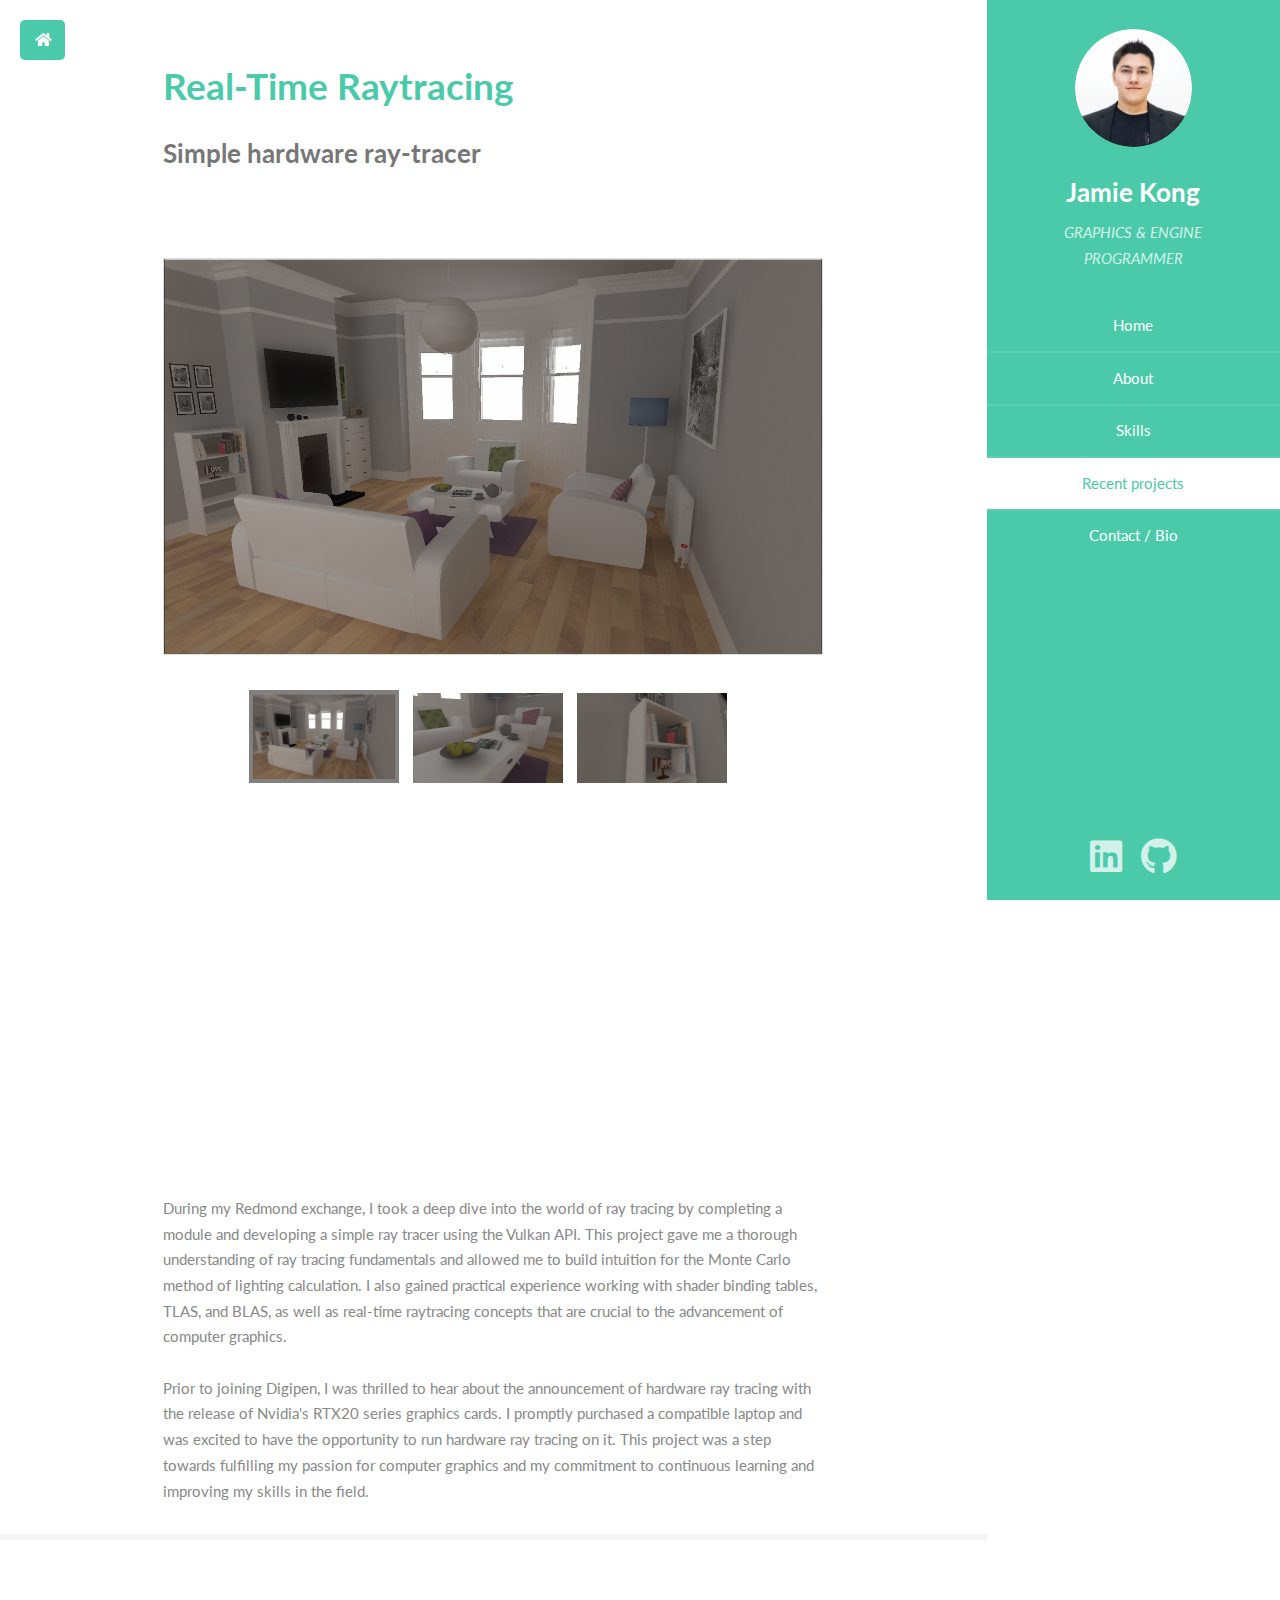
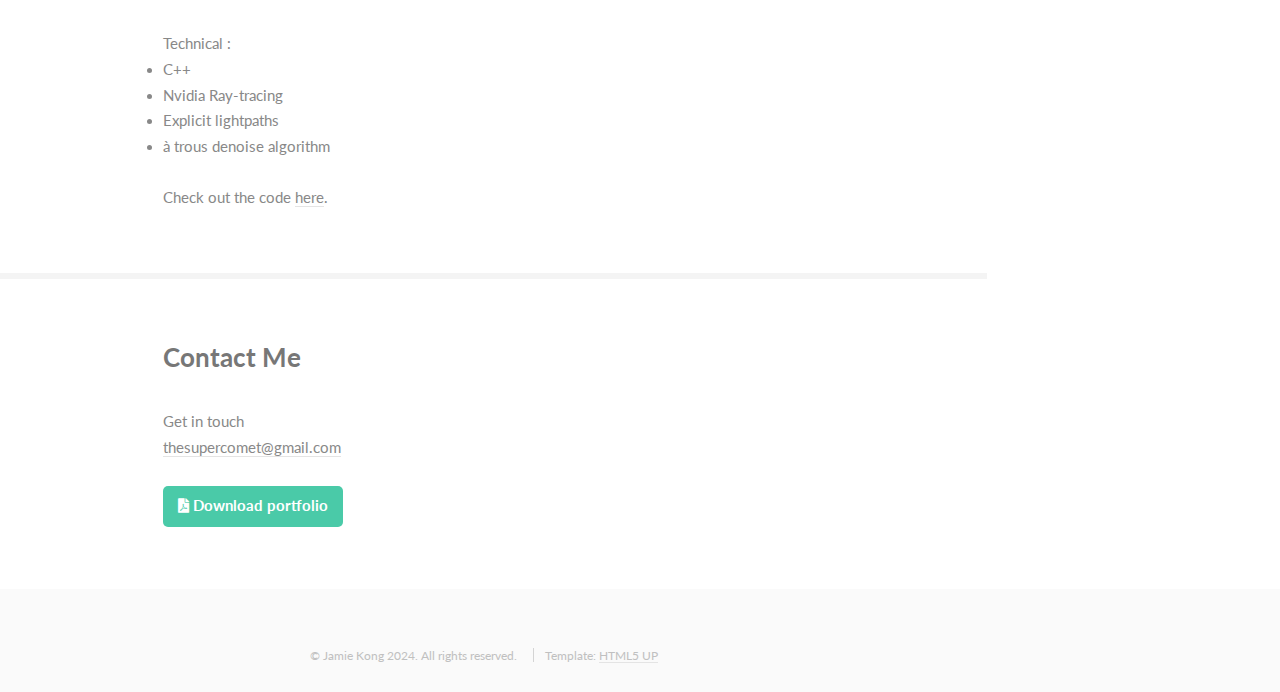
<file: raytracing.html>
<!DOCTYPE HTML>
<html>

<head>
	<title>Portfolio | Jamie Kong</title>
	<meta charset="utf-8" />
	<meta name="viewport" content="width=device-width, initial-scale=1, user-scalable=no" />
	<link rel="stylesheet" href="assets/css/main.css" />
    <link rel="icon" href="images/gpu.ico" type="image/x-icon" />
</head>

<body class="is-preload">

	<!-- Header -->
	<section id="header">
		<header>
			<span class="image avatar"><img src="images/passport.webp" alt="" /></span>
			<h1 id="logo"><a href="portfolio.html">Jamie Kong</a></h1>
			<p>GRAPHICS & ENGINE PROGRAMMER</p>
		</header>
		<nav id="nav">
			<ul>
				<li><a href="./">Home</a></li>
				<li><a href="./#a_about">About</a></li>
				<li><a href="./#a_skills">Skills</a></li>
				<li><a href="./#a_projects" class="active">Recent projects</a></li>
				<li><a href="portfolio.html">Contact / Bio</a></li>
			</ul>
		</nav>
		<footer>
			<ul class="icons">
				<li><a href="https://www.linkedin.com/in/jamietkong/" target="_blank"
						class="icon brands fa-linkedin"><span class="label">LinkedIn</span></a></li>
				<li><a href="https://github.com/Supercomet/" target="_blank" class="icon brands fa-github"><span
							class="label">Github</span></a></li>
			</ul>
		</footer>
	</section>

	<!-- Main -->
	<body>
		<a href="./" class="button primary home-icon"><i class="fas fa-home"></i></a>
	</body>
	<div id="wrapper">
		<div id="main">
			<section id="portfolio">
				<div class="container">
					<header class="major">						
						<h2>Real-Time Raytracing</h2>
						<h3>Simple hardware ray-tracer</h3>
					</header>

					<div class="gallery">
						<div class="preview">
							<img id="preview-image" src="images/rt/rt1.webp" alt="Preview">
						</div>
						<div class="thumbnails">
							<img src="images/rt/rt1.webp" alt="RT 1" onclick="showPreview('images/rt/rt1.webp',this)"  style="border: 4px solid grey;">
							<img src="images/rt/rt2.webp" alt="RT 2" onclick="showPreview('images/rt/rt2.webp',this)">
							<img src="images/rt/rt3.webp" alt="RT 3" onclick="showPreview('images/rt/rt3.webp',this)">
							<!-- Add more images with appropriate paths and alt text -->
						</div>
					</div>
					<div class="gallery-item">
						<!-- Embedded YouTube Video -->
						<iframe width="560" height="315" src="https://www.youtube.com/embed/LLMdW84ZkOk" frameborder="0" allowfullscreen></iframe>
					</div>				

					<script src="assets/js/scripts.js"></script>
					<p>
						During my Redmond exchange, I took a deep dive into the world of ray tracing by completing a module and developing a simple ray tracer using the Vulkan API. This project gave me a thorough understanding of ray tracing fundamentals and allowed me to build intuition for the Monte Carlo method of lighting calculation. I also gained practical experience working with shader binding tables, TLAS, and BLAS, as well as real-time raytracing concepts that are crucial to the advancement of computer graphics.
 

						<br><br>
Prior to joining Digipen, I was thrilled to hear about the announcement of hardware ray tracing with the release of Nvidia's RTX20 series graphics cards. I promptly purchased a compatible laptop and was excited to have the opportunity to run hardware ray tracing on it. This project was a step towards fulfilling my passion for computer graphics and my commitment to continuous learning and improving my skills in the field.
					</p>

				
					</div>
				</section>
				<section id="technical">
					<div class="container">
					<body><p>Technical :
						<li>C++</li>
						<li>Nvidia Ray-tracing</li>								
						<li>Explicit lightpaths</li>								
						<li>à trous denoise algorithm</li>
						<br>
						Check out the code <a href="https://github.com/Supercomet/CS399">here</a>.</p>
					</body>					
				</div>				
				
			</section>
		
		
		
			
			<section id="contact">
			<div class="container">
				<a href="portfolio.html"><h3>Contact Me</h3></a>
				<p>Get in touch</p>
				<a href="mailto:thesupercomet@gmail.com" class="active">thesupercomet@gmail.com</a>
				<br><br> <!-- Line break added here -->
				<a href="documents/JamieKong_ResumeOnline.pdf" target="_blank" class="button primary">
					<i class="fas fa-file-pdf"></i> Download portfolio
				</a>	
				<p></p>	<!-- empty para	 -->
			</section>
				<!-- message box

					<form method="post" action="#">
						<div class="row gtr-uniform">
							<div class="col-6 col-12-xsmall"><input type="text" name="name" id="name" placeholder="Name" /></div>
							<div class="col-6 col-12-xsmall"><input type="email" name="email" id="email" placeholder="Email" /></div>
							<div class="col-12"><input type="text" name="subject" id="subject" placeholder="Subject" /></div>
							<div class="col-12"><textarea name="message" id="message" placeholder="Message" rows="6"></textarea></div>
							<div class="col-12">
								<ul class="actions">
									<li><input type="submit" class="primary" value="Send Message" /></li>
									<li><input type="reset" value="Reset Form" /></li>
								</ul>
							</div>
						</div>
					</form>
				-->
			</div>
		</div>
	</div>

	<!-- Footer -->
	<section id="footer">		
		<div class="container">
			<ul class="copyright">
				<li>&copy; Jamie Kong 2024. All rights reserved.</li>
				<li>Template: <a href="http://html5up.net">HTML5 UP</a></li>
			</ul>
		</div>
	</section>

	<!-- Scripts -->
	<script src="assets/js/jquery.min.js"></script>
	<script src="assets/js/jquery.scrollex.min.js"></script>
	<script src="assets/js/jquery.scrolly.min.js"></script>
	<script src="assets/js/browser.min.js"></script>
	<script src="assets/js/breakpoints.min.js"></script>
	<script src="assets/js/util.js"></script>
	<script src="assets/js/main.js"></script>
</body>

</html>
</file>
<file: assets/css/main.css>
@import url("fontawesome-all.min.css");
@import url("https://fonts.googleapis.com/css?family=Lato:400,400italic,700,700italic|Source+Code+Pro:400");

/*
	Read Only by HTML5 UP
	html5up.net | @ajlkn
	Free for personal and commercial use under the CCA 3.0 license (html5up.net/license)
*/

html, body, div, span, applet, object,
iframe, h1, h2, h3, h4, h5, h6, p, blockquote,
pre, a, abbr, acronym, address, big, cite,
code, del, dfn, em, img, ins, kbd, q, s, samp,
small, strike, strong, sub, sup, tt, var, b,
u, i, center, dl, dt, dd, ol, ul, li, fieldset,
form, label, legend, table, caption, tbody,
tfoot, thead, tr, th, td, article, aside,
canvas, details, embed, figure, figcaption,
footer, header, hgroup, menu, nav, output, ruby,
section, summary, time, mark, audio, video {
	margin: 0;
	padding: 0;
	border: 0;
	font-size: 100%;
	font: inherit;
	vertical-align: baseline;}

article, aside, details, figcaption, figure,
footer, header, hgroup, menu, nav, section {
	display: block;}

body {
	line-height: 1;
}

ol, ul {
	list-style: none;
}

blockquote, q {
	quotes: none;
}

	blockquote:before, blockquote:after, q:before, q:after {
		content: '';
		content: none;
	}

table {
	border-collapse: collapse;
	border-spacing: 0;
}

body {
	-webkit-text-size-adjust: none;
}

mark {
	background-color: transparent;
	color: inherit;
}

input::-moz-focus-inner {
	border: 0;
	padding: 0;
}

input, select, textarea {
	-moz-appearance: none;
	-webkit-appearance: none;
	-ms-appearance: none;
	appearance: none;
}

/* Basic */

	html {
		box-sizing: border-box;
	}

	*, *:before, *:after {
		box-sizing: inherit;
	}

	body {
		background: #fff;
	}

		body.is-preload *, body.is-preload *:before, body.is-preload *:after {
			-moz-animation: none !important;
			-webkit-animation: none !important;
			-ms-animation: none !important;
			animation: none !important;
			-moz-transition: none !important;
			-webkit-transition: none !important;
			-ms-transition: none !important;
			transition: none !important;
		}

	body, input, select, textarea {
		color: #888;
		font-family: "Lato", sans-serif;
		font-size: 16pt;
		font-weight: 400;
		line-height: 1.75em;
	}

	a {
		-moz-transition: color 0.2s ease-in-out, border-color 0.2s ease-in-out;
		-webkit-transition: color 0.2s ease-in-out, border-color 0.2s ease-in-out;
		-ms-transition: color 0.2s ease-in-out, border-color 0.2s ease-in-out;
		transition: color 0.2s ease-in-out, border-color 0.2s ease-in-out;
		border-bottom: solid 1px #e4e4e4;
		color: inherit;
		text-decoration: none;
	}

		a:hover {
			border-bottom-color: transparent;
			color: #4acaa8 !important;
		}

	strong, b {
		color: #777;
		font-weight: 700;
	}

	em, i {
		font-style: italic;
	}

	p {
		/* margin: 0 0 2.25em 0; */
		margin: 2.25em 0 0 0; 
	}

	h1, h2, h3, h4, h5, h6 {
		color: #777;
		font-weight: 700;
		line-height: 1em;
		margin: 0 0 0.5625em 0;
	}

		h1 a, h2 a, h3 a, h4 a, h5 a, h6 a {
			border: 0;
			color: inherit;
			text-decoration: none;
		}

	h2 {
		font-size: 2em;
		line-height: 1.5em;
	}

	h3 {
		font-size: 1.75em;
		line-height: 1.5em;
	}

	h4 {
		font-size: 1.25em;
		line-height: 1.5em;
	}

	h5 {
		font-size: 0.9em;
		line-height: 1.5em;
	}

	h6 {
		font-size: 0.7em;
		line-height: 1.5em;
	}

	sub {
		font-size: 0.8em;
		position: relative;
		top: 0.5em;
	}

	sup {
		font-size: 0.8em;
		position: relative;
		top: -0.5em;
	}

	hr {
		border: 0;
		border-bottom: solid 2px #f4f4f4;
		margin: 2.25em 0;
	}

		hr.major {
			margin: 3.375em 0;
		}

	blockquote {
		border-left: solid 8px #e4e4e4;
		font-style: italic;
		margin: 0 0 2.25em 0;
		padding: 0.5em 0 0.5em 2em;
	}

	code {
		background: #555;
		border-radius: 5px;
		color: #fff;
		font-family: "Source Code Pro", monospace;
		font-size: 0.9em;
		margin: 0 0.25em;
		padding: 0.25em 0.65em;
	}

	pre {
		font-family: "Source Code Pro", monospace;
		font-size: 0.9em;
		margin: 0 0 2.25em 0;
	}

		pre code {
			-webkit-overflow-scrolling: touch;
			display: block;
			line-height: 1.5em;
			overflow-x: auto;
			padding: 1em 1.5em;
		}

	.align-left {
		text-align: left;
	}

	.align-center {
		text-align: center;
	}

	.align-right {
		text-align: right;
	}

/* Row */

	.row {
		display: flex;
		flex-wrap: wrap;
		box-sizing: border-box;
		align-items: stretch;
	}

		.row > * {
			box-sizing: border-box;
		}

		.row.gtr-uniform > * > :last-child {
			margin-bottom: 0;
		}

		.row.aln-left {
			justify-content: flex-start;
		}

		.row.aln-center {
			justify-content: center;
		}

		.row.aln-right {
			justify-content: flex-end;
		}

		.row.aln-top {
			align-items: flex-start;
		}

		.row.aln-middle {
			align-items: center;
		}

		.row.aln-bottom {
			align-items: flex-end;
		}

		.row > .imp {
			order: -1;
		}

		.row > .col-1 {
			width: 8.33333%;
		}

		.row > .off-1 {
			margin-left: 8.33333%;
		}

		.row > .col-2 {
			width: 16.66667%;
		}

		.row > .off-2 {
			margin-left: 16.66667%;
		}

		.row > .col-3 {
			width: 25%;
		}

		.row > .off-3 {
			margin-left: 25%;
		}

		.row > .col-4 {
			width: 33.33333%;
		}

		.row > .off-4 {
			margin-left: 33.33333%;
		}

		.row > .col-5 {
			width: 41.66667%;
		}

		.row > .off-5 {
			margin-left: 41.66667%;
		}

		.row > .col-6 {
			width: 50%;
		}

		.row > .off-6 {
			margin-left: 50%;
		}

		.row > .col-7 {
			width: 58.33333%;
		}

		.row > .off-7 {
			margin-left: 58.33333%;
		}

		.row > .col-8 {
			width: 66.66667%;
		}

		.row > .off-8 {
			margin-left: 66.66667%;
		}

		.row > .col-9 {
			width: 75%;
		}

		.row > .off-9 {
			margin-left: 75%;
		}

		.row > .col-10 {
			width: 83.33333%;
		}

		.row > .off-10 {
			margin-left: 83.33333%;
		}

		.row > .col-11 {
			width: 91.66667%;
		}

		.row > .off-11 {
			margin-left: 91.66667%;
		}

		.row > .col-12 {
			width: 100%;
		}

		.row > .off-12 {
			margin-left: 100%;
		}

		.row.gtr-0 {
			margin-top: 0;
			margin-left: 0em;
		}

			.row.gtr-0 > * {
				padding: 0 0 0 0em;
			}

			.row.gtr-0.gtr-uniform {
				margin-top: 0em;
			}

				.row.gtr-0.gtr-uniform > * {
					padding-top: 0em;
				}

		.row.gtr-25 {
			margin-top: 0;
			margin-left: -0.5em;
		}

			.row.gtr-25 > * {
				padding: 0 0 0 0.5em;
			}

			.row.gtr-25.gtr-uniform {
				margin-top: -0.5em;
			}

				.row.gtr-25.gtr-uniform > * {
					padding-top: 0.5em;
				}

		.row.gtr-50 {
			margin-top: 0;
			margin-left: -1em;
		}

			.row.gtr-50 > * {
				padding: 0 0 0 1em;
			}

			.row.gtr-50.gtr-uniform {
				margin-top: -1em;
			}

				.row.gtr-50.gtr-uniform > * {
					padding-top: 1em;
				}

		.row {
			margin-top: 0;
			margin-left: -2em;
		}

			.row > * {
				padding: 0 0 0 2em;
			}

			.row.gtr-uniform {
				margin-top: -2em;
			}

				.row.gtr-uniform > * {
					padding-top: 2em;
				}

		.row.gtr-150 {
			margin-top: 0;
			margin-left: -3em;
		}

			.row.gtr-150 > * {
				padding: 0 0 0 3em;
			}

			.row.gtr-150.gtr-uniform {
				margin-top: -3em;
			}

				.row.gtr-150.gtr-uniform > * {
					padding-top: 3em;
				}

		.row.gtr-200 {
			margin-top: 0;
			margin-left: -4em;
		}

			.row.gtr-200 > * {
				padding: 0 0 0 4em;
			}

			.row.gtr-200.gtr-uniform {
				margin-top: -4em;
			}

				.row.gtr-200.gtr-uniform > * {
					padding-top: 4em;
				}

		@media screen and (max-width: 1680px) {

			.row {
				display: flex;
				flex-wrap: wrap;
				box-sizing: border-box;
				align-items: stretch;
			}

				.row > * {
					box-sizing: border-box;
				}

				.row.gtr-uniform > * > :last-child {
					margin-bottom: 0;
				}

				.row.aln-left {
					justify-content: flex-start;
				}

				.row.aln-center {
					justify-content: center;
				}

				.row.aln-right {
					justify-content: flex-end;
				}

				.row.aln-top {
					align-items: flex-start;
				}

				.row.aln-middle {
					align-items: center;
				}

				.row.aln-bottom {
					align-items: flex-end;
				}

				.row > .imp-xlarge {
					order: -1;
				}

				.row > .col-1-xlarge {
					width: 8.33333%;
				}

				.row > .off-1-xlarge {
					margin-left: 8.33333%;
				}

				.row > .col-2-xlarge {
					width: 16.66667%;
				}

				.row > .off-2-xlarge {
					margin-left: 16.66667%;
				}

				.row > .col-3-xlarge {
					width: 25%;
				}

				.row > .off-3-xlarge {
					margin-left: 25%;
				}

				.row > .col-4-xlarge {
					width: 33.33333%;
				}

				.row > .off-4-xlarge {
					margin-left: 33.33333%;
				}

				.row > .col-5-xlarge {
					width: 41.66667%;
				}

				.row > .off-5-xlarge {
					margin-left: 41.66667%;
				}

				.row > .col-6-xlarge {
					width: 50%;
				}

				.row > .off-6-xlarge {
					margin-left: 50%;
				}

				.row > .col-7-xlarge {
					width: 58.33333%;
				}

				.row > .off-7-xlarge {
					margin-left: 58.33333%;
				}

				.row > .col-8-xlarge {
					width: 66.66667%;
				}

				.row > .off-8-xlarge {
					margin-left: 66.66667%;
				}

				.row > .col-9-xlarge {
					width: 75%;
				}

				.row > .off-9-xlarge {
					margin-left: 75%;
				}

				.row > .col-10-xlarge {
					width: 83.33333%;
				}

				.row > .off-10-xlarge {
					margin-left: 83.33333%;
				}

				.row > .col-11-xlarge {
					width: 91.66667%;
				}

				.row > .off-11-xlarge {
					margin-left: 91.66667%;
				}

				.row > .col-12-xlarge {
					width: 100%;
				}

				.row > .off-12-xlarge {
					margin-left: 100%;
				}

				.row.gtr-0 {
					margin-top: 0;
					margin-left: 0em;
				}

					.row.gtr-0 > * {
						padding: 0 0 0 0em;
					}

					.row.gtr-0.gtr-uniform {
						margin-top: 0em;
					}

						.row.gtr-0.gtr-uniform > * {
							padding-top: 0em;
						}

				.row.gtr-25 {
					margin-top: 0;
					margin-left: -0.5em;
				}

					.row.gtr-25 > * {
						padding: 0 0 0 0.5em;
					}

					.row.gtr-25.gtr-uniform {
						margin-top: -0.5em;
					}

						.row.gtr-25.gtr-uniform > * {
							padding-top: 0.5em;
						}

				.row.gtr-50 {
					margin-top: 0;
					margin-left: -1em;
				}

					.row.gtr-50 > * {
						padding: 0 0 0 1em;
					}

					.row.gtr-50.gtr-uniform {
						margin-top: -1em;
					}

						.row.gtr-50.gtr-uniform > * {
							padding-top: 1em;
						}

				.row {
					margin-top: 0;
					margin-left: -2em;
				}

					.row > * {
						padding: 0 0 0 2em;
					}

					.row.gtr-uniform {
						margin-top: -2em;
					}

						.row.gtr-uniform > * {
							padding-top: 2em;
						}

				.row.gtr-150 {
					margin-top: 0;
					margin-left: -3em;
				}

					.row.gtr-150 > * {
						padding: 0 0 0 3em;
					}

					.row.gtr-150.gtr-uniform {
						margin-top: -3em;
					}

						.row.gtr-150.gtr-uniform > * {
							padding-top: 3em;
						}

				.row.gtr-200 {
					margin-top: 0;
					margin-left: -4em;
				}

					.row.gtr-200 > * {
						padding: 0 0 0 4em;
					}

					.row.gtr-200.gtr-uniform {
						margin-top: -4em;
					}

						.row.gtr-200.gtr-uniform > * {
							padding-top: 4em;
						}

		}

		@media screen and (max-width: 1280px) {

			.row {
				display: flex;
				flex-wrap: wrap;
				box-sizing: border-box;
				align-items: stretch;
			}

				.row > * {
					box-sizing: border-box;
				}

				.row.gtr-uniform > * > :last-child {
					margin-bottom: 0;
				}

				.row.aln-left {
					justify-content: flex-start;
				}

				.row.aln-center {
					justify-content: center;
				}

				.row.aln-right {
					justify-content: flex-end;
				}

				.row.aln-top {
					align-items: flex-start;
				}

				.row.aln-middle {
					align-items: center;
				}

				.row.aln-bottom {
					align-items: flex-end;
				}

				.row > .imp-large {
					order: -1;
				}

				.row > .col-1-large {
					width: 8.33333%;
				}

				.row > .off-1-large {
					margin-left: 8.33333%;
				}

				.row > .col-2-large {
					width: 16.66667%;
				}

				.row > .off-2-large {
					margin-left: 16.66667%;
				}

				.row > .col-3-large {
					width: 25%;
				}

				.row > .off-3-large {
					margin-left: 25%;
				}

				.row > .col-4-large {
					width: 33.33333%;
				}

				.row > .off-4-large {
					margin-left: 33.33333%;
				}

				.row > .col-5-large {
					width: 41.66667%;
				}

				.row > .off-5-large {
					margin-left: 41.66667%;
				}

				.row > .col-6-large {
					width: 50%;
				}

				.row > .off-6-large {
					margin-left: 50%;
				}

				.row > .col-7-large {
					width: 58.33333%;
				}

				.row > .off-7-large {
					margin-left: 58.33333%;
				}

				.row > .col-8-large {
					width: 66.66667%;
				}

				.row > .off-8-large {
					margin-left: 66.66667%;
				}

				.row > .col-9-large {
					width: 75%;
				}

				.row > .off-9-large {
					margin-left: 75%;
				}

				.row > .col-10-large {
					width: 83.33333%;
				}

				.row > .off-10-large {
					margin-left: 83.33333%;
				}

				.row > .col-11-large {
					width: 91.66667%;
				}

				.row > .off-11-large {
					margin-left: 91.66667%;
				}

				.row > .col-12-large {
					width: 100%;
				}

				.row > .off-12-large {
					margin-left: 100%;
				}

				.row.gtr-0 {
					margin-top: 0;
					margin-left: 0em;
				}

					.row.gtr-0 > * {
						padding: 0 0 0 0em;
					}

					.row.gtr-0.gtr-uniform {
						margin-top: 0em;
					}

						.row.gtr-0.gtr-uniform > * {
							padding-top: 0em;
						}

				.row.gtr-25 {
					margin-top: 0;
					margin-left: -0.375em;
				}

					.row.gtr-25 > * {
						padding: 0 0 0 0.375em;
					}

					.row.gtr-25.gtr-uniform {
						margin-top: -0.375em;
					}

						.row.gtr-25.gtr-uniform > * {
							padding-top: 0.375em;
						}

				.row.gtr-50 {
					margin-top: 0;
					margin-left: -0.75em;
				}

					.row.gtr-50 > * {
						padding: 0 0 0 0.75em;
					}

					.row.gtr-50.gtr-uniform {
						margin-top: -0.75em;
					}

						.row.gtr-50.gtr-uniform > * {
							padding-top: 0.75em;
						}

				.row {
					margin-top: 0;
					margin-left: -1.5em;
				}

					.row > * {
						padding: 0 0 0 1.5em;
					}

					.row.gtr-uniform {
						margin-top: -1.5em;
					}

						.row.gtr-uniform > * {
							padding-top: 1.5em;
						}

				.row.gtr-150 {
					margin-top: 0;
					margin-left: -2.25em;
				}

					.row.gtr-150 > * {
						padding: 0 0 0 2.25em;
					}

					.row.gtr-150.gtr-uniform {
						margin-top: -2.25em;
					}

						.row.gtr-150.gtr-uniform > * {
							padding-top: 2.25em;
						}

				.row.gtr-200 {
					margin-top: 0;
					margin-left: -3em;
				}

					.row.gtr-200 > * {
						padding: 0 0 0 3em;
					}

					.row.gtr-200.gtr-uniform {
						margin-top: -3em;
					}

						.row.gtr-200.gtr-uniform > * {
							padding-top: 3em;
						}

		}

		@media screen and (max-width: 1024px) {

			.row {
				display: flex;
				flex-wrap: wrap;
				box-sizing: border-box;
				align-items: stretch;
			}

				.row > * {
					box-sizing: border-box;
				}

				.row.gtr-uniform > * > :last-child {
					margin-bottom: 0;
				}

				.row.aln-left {
					justify-content: flex-start;
				}

				.row.aln-center {
					justify-content: center;
				}

				.row.aln-right {
					justify-content: flex-end;
				}

				.row.aln-top {
					align-items: flex-start;
				}

				.row.aln-middle {
					align-items: center;
				}

				.row.aln-bottom {
					align-items: flex-end;
				}

				.row > .imp-medium {
					order: -1;
				}

				.row > .col-1-medium {
					width: 8.33333%;
				}

				.row > .off-1-medium {
					margin-left: 8.33333%;
				}

				.row > .col-2-medium {
					width: 16.66667%;
				}

				.row > .off-2-medium {
					margin-left: 16.66667%;
				}

				.row > .col-3-medium {
					width: 25%;
				}

				.row > .off-3-medium {
					margin-left: 25%;
				}

				.row > .col-4-medium {
					width: 33.33333%;
				}

				.row > .off-4-medium {
					margin-left: 33.33333%;
				}

				.row > .col-5-medium {
					width: 41.66667%;
				}

				.row > .off-5-medium {
					margin-left: 41.66667%;
				}

				.row > .col-6-medium {
					width: 50%;
				}

				.row > .off-6-medium {
					margin-left: 50%;
				}

				.row > .col-7-medium {
					width: 58.33333%;
				}

				.row > .off-7-medium {
					margin-left: 58.33333%;
				}

				.row > .col-8-medium {
					width: 66.66667%;
				}

				.row > .off-8-medium {
					margin-left: 66.66667%;
				}

				.row > .col-9-medium {
					width: 75%;
				}

				.row > .off-9-medium {
					margin-left: 75%;
				}

				.row > .col-10-medium {
					width: 83.33333%;
				}

				.row > .off-10-medium {
					margin-left: 83.33333%;
				}

				.row > .col-11-medium {
					width: 91.66667%;
				}

				.row > .off-11-medium {
					margin-left: 91.66667%;
				}

				.row > .col-12-medium {
					width: 100%;
				}

				.row > .off-12-medium {
					margin-left: 100%;
				}

				.row.gtr-0 {
					margin-top: 0;
					margin-left: 0em;
				}

					.row.gtr-0 > * {
						padding: 0 0 0 0em;
					}

					.row.gtr-0.gtr-uniform {
						margin-top: 0em;
					}

						.row.gtr-0.gtr-uniform > * {
							padding-top: 0em;
						}

				.row.gtr-25 {
					margin-top: 0;
					margin-left: -0.375em;
				}

					.row.gtr-25 > * {
						padding: 0 0 0 0.375em;
					}

					.row.gtr-25.gtr-uniform {
						margin-top: -0.375em;
					}

						.row.gtr-25.gtr-uniform > * {
							padding-top: 0.375em;
						}

				.row.gtr-50 {
					margin-top: 0;
					margin-left: -0.75em;
				}

					.row.gtr-50 > * {
						padding: 0 0 0 0.75em;
					}

					.row.gtr-50.gtr-uniform {
						margin-top: -0.75em;
					}

						.row.gtr-50.gtr-uniform > * {
							padding-top: 0.75em;
						}

				.row {
					margin-top: 0;
					margin-left: -1.5em;
				}

					.row > * {
						padding: 0 0 0 1.5em;
					}

					.row.gtr-uniform {
						margin-top: -1.5em;
					}

						.row.gtr-uniform > * {
							padding-top: 1.5em;
						}

				.row.gtr-150 {
					margin-top: 0;
					margin-left: -2.25em;
				}

					.row.gtr-150 > * {
						padding: 0 0 0 2.25em;
					}

					.row.gtr-150.gtr-uniform {
						margin-top: -2.25em;
					}

						.row.gtr-150.gtr-uniform > * {
							padding-top: 2.25em;
						}

				.row.gtr-200 {
					margin-top: 0;
					margin-left: -3em;
				}

					.row.gtr-200 > * {
						padding: 0 0 0 3em;
					}

					.row.gtr-200.gtr-uniform {
						margin-top: -3em;
					}

						.row.gtr-200.gtr-uniform > * {
							padding-top: 3em;
						}

		}

		@media screen and (max-width: 736px) {

			.row {
				display: flex;
				flex-wrap: wrap;
				box-sizing: border-box;
				align-items: stretch;
			}

				.row > * {
					box-sizing: border-box;
				}

				.row.gtr-uniform > * > :last-child {
					margin-bottom: 0;
				}

				.row.aln-left {
					justify-content: flex-start;
				}

				.row.aln-center {
					justify-content: center;
				}

				.row.aln-right {
					justify-content: flex-end;
				}

				.row.aln-top {
					align-items: flex-start;
				}

				.row.aln-middle {
					align-items: center;
				}

				.row.aln-bottom {
					align-items: flex-end;
				}

				.row > .imp-small {
					order: -1;
				}

				.row > .col-1-small {
					width: 8.33333%;
				}

				.row > .off-1-small {
					margin-left: 8.33333%;
				}

				.row > .col-2-small {
					width: 16.66667%;
				}

				.row > .off-2-small {
					margin-left: 16.66667%;
				}

				.row > .col-3-small {
					width: 25%;
				}

				.row > .off-3-small {
					margin-left: 25%;
				}

				.row > .col-4-small {
					width: 33.33333%;
				}

				.row > .off-4-small {
					margin-left: 33.33333%;
				}

				.row > .col-5-small {
					width: 41.66667%;
				}

				.row > .off-5-small {
					margin-left: 41.66667%;
				}

				.row > .col-6-small {
					width: 50%;
				}

				.row > .off-6-small {
					margin-left: 50%;
				}

				.row > .col-7-small {
					width: 58.33333%;
				}

				.row > .off-7-small {
					margin-left: 58.33333%;
				}

				.row > .col-8-small {
					width: 66.66667%;
				}

				.row > .off-8-small {
					margin-left: 66.66667%;
				}

				.row > .col-9-small {
					width: 75%;
				}

				.row > .off-9-small {
					margin-left: 75%;
				}

				.row > .col-10-small {
					width: 83.33333%;
				}

				.row > .off-10-small {
					margin-left: 83.33333%;
				}

				.row > .col-11-small {
					width: 91.66667%;
				}

				.row > .off-11-small {
					margin-left: 91.66667%;
				}

				.row > .col-12-small {
					width: 100%;
				}

				.row > .off-12-small {
					margin-left: 100%;
				}

				.row.gtr-0 {
					margin-top: 0;
					margin-left: 0em;
				}

					.row.gtr-0 > * {
						padding: 0 0 0 0em;
					}

					.row.gtr-0.gtr-uniform {
						margin-top: 0em;
					}

						.row.gtr-0.gtr-uniform > * {
							padding-top: 0em;
						}

				.row.gtr-25 {
					margin-top: 0;
					margin-left: -0.3125em;
				}

					.row.gtr-25 > * {
						padding: 0 0 0 0.3125em;
					}

					.row.gtr-25.gtr-uniform {
						margin-top: -0.3125em;
					}

						.row.gtr-25.gtr-uniform > * {
							padding-top: 0.3125em;
						}

				.row.gtr-50 {
					margin-top: 0;
					margin-left: -0.625em;
				}

					.row.gtr-50 > * {
						padding: 0 0 0 0.625em;
					}

					.row.gtr-50.gtr-uniform {
						margin-top: -0.625em;
					}

						.row.gtr-50.gtr-uniform > * {
							padding-top: 0.625em;
						}

				.row {
					margin-top: 0;
					margin-left: -1.25em;
				}

					.row > * {
						padding: 0 0 0 1.25em;
					}

					.row.gtr-uniform {
						margin-top: -1.25em;
					}

						.row.gtr-uniform > * {
							padding-top: 1.25em;
						}

				.row.gtr-150 {
					margin-top: 0;
					margin-left: -1.875em;
				}

					.row.gtr-150 > * {
						padding: 0 0 0 1.875em;
					}

					.row.gtr-150.gtr-uniform {
						margin-top: -1.875em;
					}

						.row.gtr-150.gtr-uniform > * {
							padding-top: 1.875em;
						}

				.row.gtr-200 {
					margin-top: 0;
					margin-left: -2.5em;
				}

					.row.gtr-200 > * {
						padding: 0 0 0 2.5em;
					}

					.row.gtr-200.gtr-uniform {
						margin-top: -2.5em;
					}

						.row.gtr-200.gtr-uniform > * {
							padding-top: 2.5em;
						}

		}

		@media screen and (max-width: 480px) {

			.row {
				display: flex;
				flex-wrap: wrap;
				box-sizing: border-box;
				align-items: stretch;
			}

				.row > * {
					box-sizing: border-box;
				}

				.row.gtr-uniform > * > :last-child {
					margin-bottom: 0;
				}

				.row.aln-left {
					justify-content: flex-start;
				}

				.row.aln-center {
					justify-content: center;
				}

				.row.aln-right {
					justify-content: flex-end;
				}

				.row.aln-top {
					align-items: flex-start;
				}

				.row.aln-middle {
					align-items: center;
				}

				.row.aln-bottom {
					align-items: flex-end;
				}

				.row > .imp-xsmall {
					order: -1;
				}

				.row > .col-1-xsmall {
					width: 8.33333%;
				}

				.row > .off-1-xsmall {
					margin-left: 8.33333%;
				}

				.row > .col-2-xsmall {
					width: 16.66667%;
				}

				.row > .off-2-xsmall {
					margin-left: 16.66667%;
				}

				.row > .col-3-xsmall {
					width: 25%;
				}

				.row > .off-3-xsmall {
					margin-left: 25%;
				}

				.row > .col-4-xsmall {
					width: 33.33333%;
				}

				.row > .off-4-xsmall {
					margin-left: 33.33333%;
				}

				.row > .col-5-xsmall {
					width: 41.66667%;
				}

				.row > .off-5-xsmall {
					margin-left: 41.66667%;
				}

				.row > .col-6-xsmall {
					width: 50%;
				}

				.row > .off-6-xsmall {
					margin-left: 50%;
				}

				.row > .col-7-xsmall {
					width: 58.33333%;
				}

				.row > .off-7-xsmall {
					margin-left: 58.33333%;
				}

				.row > .col-8-xsmall {
					width: 66.66667%;
				}

				.row > .off-8-xsmall {
					margin-left: 66.66667%;
				}

				.row > .col-9-xsmall {
					width: 75%;
				}

				.row > .off-9-xsmall {
					margin-left: 75%;
				}

				.row > .col-10-xsmall {
					width: 83.33333%;
				}

				.row > .off-10-xsmall {
					margin-left: 83.33333%;
				}

				.row > .col-11-xsmall {
					width: 91.66667%;
				}

				.row > .off-11-xsmall {
					margin-left: 91.66667%;
				}

				.row > .col-12-xsmall {
					width: 100%;
				}

				.row > .off-12-xsmall {
					margin-left: 100%;
				}

				.row.gtr-0 {
					margin-top: 0;
					margin-left: 0em;
				}

					.row.gtr-0 > * {
						padding: 0 0 0 0em;
					}

					.row.gtr-0.gtr-uniform {
						margin-top: 0em;
					}

						.row.gtr-0.gtr-uniform > * {
							padding-top: 0em;
						}

				.row.gtr-25 {
					margin-top: 0;
					margin-left: -0.3125em;
				}

					.row.gtr-25 > * {
						padding: 0 0 0 0.3125em;
					}

					.row.gtr-25.gtr-uniform {
						margin-top: -0.3125em;
					}

						.row.gtr-25.gtr-uniform > * {
							padding-top: 0.3125em;
						}

				.row.gtr-50 {
					margin-top: 0;
					margin-left: -0.625em;
				}

					.row.gtr-50 > * {
						padding: 0 0 0 0.625em;
					}

					.row.gtr-50.gtr-uniform {
						margin-top: -0.625em;
					}

						.row.gtr-50.gtr-uniform > * {
							padding-top: 0.625em;
						}

				.row {
					margin-top: 0;
					margin-left: -1.25em;
				}

					.row > * {
						padding: 0 0 0 1.25em;
					}

					.row.gtr-uniform {
						margin-top: -1.25em;
					}

						.row.gtr-uniform > * {
							padding-top: 1.25em;
						}

				.row.gtr-150 {
					margin-top: 0;
					margin-left: -1.875em;
				}

					.row.gtr-150 > * {
						padding: 0 0 0 1.875em;
					}

					.row.gtr-150.gtr-uniform {
						margin-top: -1.875em;
					}

						.row.gtr-150.gtr-uniform > * {
							padding-top: 1.875em;
						}

				.row.gtr-200 {
					margin-top: 0;
					margin-left: -2.5em;
				}

					.row.gtr-200 > * {
						padding: 0 0 0 2.5em;
					}

					.row.gtr-200.gtr-uniform {
						margin-top: -2.5em;
					}

						.row.gtr-200.gtr-uniform > * {
							padding-top: 2.5em;
						}

		}

/* Container */

	.container {
		margin: 0 auto;
		max-width: calc(100% - 4.5em);
		width: 45em;
	}

		.container.xsmall {
			width: 11.25em;
		}

		.container.small {
			width: 22.5em;
		}

		.container.medium {
			width: 33.75em;
		}

		.container.large {
			width: 56.25em;
		}

		.container.xlarge {
			width: 67.5em;
		}

		.container.max {
			width: 100%;
		}

		@media screen and (max-width: 1024px) {

			.container {
				width: 100% !important;
			}

		}

		@media screen and (max-width: 480px) {

			.container {
				max-width: calc(100% - 3.375em);
			}

		}

/* Section/Article */

	section.special, article.special {
		text-align: center;
	}

	header p {
		color: #aaa;
		position: relative;
		margin: 0 0 1.3875em 0;
	}

	header h2 + p {
		font-size: 1.25em;
		margin-top: -0.5em;
		line-height: 1.5em;
	}

	header h3 + p {
		font-size: 1.1em;
		margin-top: -0.35em;
		line-height: 1.5em;
	}

	header h4 + p,
	header h5 + p,
	header h6 + p {
		font-size: 0.9em;
		margin-top: -0.25em;
		line-height: 1.5em;
	}

	header.major h2 {
		color: #4acaa8;
		font-size: 2.5em;
	}

		header.major h2 + p {
			color: #777;
			font-size: 1.25em;
			font-weight: 700;
			margin-top: -0.75em;
		}

/* Form */

	form {
		margin: 0 0 2.25em 0;
	}

	label {
		color: #777;
		display: block;
		font-size: 0.9em;
		font-weight: 700;
		margin: 0 0 1.125em 0;
	}

	input::-moz-focus-inner {
		border: 0;
		padding: 0;
	}

	input[type="text"],
	input[type="password"],
	input[type="email"],
	select,
	textarea {
		-moz-appearance: none;
		-webkit-appearance: none;
		-ms-appearance: none;
		appearance: none;
		border-radius: 5px;
		border: none;
		border: solid 2px #e4e4e4;
		color: inherit;
		display: block;
		outline: 0;
		padding: 0 1em;
		text-decoration: none;
		width: 100%;
	}

		input[type="text"]:invalid,
		input[type="password"]:invalid,
		input[type="email"]:invalid,
		select:invalid,
		textarea:invalid {
			box-shadow: none;
		}

		input[type="text"]:focus,
		input[type="password"]:focus,
		input[type="email"]:focus,
		select:focus,
		textarea:focus {
			border-color: #4acaa8;
		}

	select {
		background-image: url("data:image/svg+xml;charset=utf8,%3Csvg xmlns='http://www.w3.org/2000/svg' width='40' height='40' preserveAspectRatio='none' viewBox='0 0 40 40'%3E%3Cpath d='M9.4,12.3l10.4,10.4l10.4-10.4c0.2-0.2,0.5-0.4,0.9-0.4c0.3,0,0.6,0.1,0.9,0.4l3.3,3.3c0.2,0.2,0.4,0.5,0.4,0.9 c0,0.4-0.1,0.6-0.4,0.9L20.7,31.9c-0.2,0.2-0.5,0.4-0.9,0.4c-0.3,0-0.6-0.1-0.9-0.4L4.3,17.3c-0.2-0.2-0.4-0.5-0.4-0.9 c0-0.4,0.1-0.6,0.4-0.9l3.3-3.3c0.2-0.2,0.5-0.4,0.9-0.4S9.1,12.1,9.4,12.3z' fill='%23e4e4e4' /%3E%3C/svg%3E");
		background-size: 1.25em;
		background-repeat: no-repeat;
		background-position: calc(100% - 1em) center;
		height: 2.75em;
		padding-right: 2.75em;
		text-overflow: ellipsis;
	}

		select option {
			color: #777;
			background: #fff;
		}

		select:focus::-ms-value {
			background-color: transparent;
		}

		select::-ms-expand {
			display: none;
		}

	input[type="text"],
	input[type="password"],
	input[type="email"],
	select {
		height: 2.75em;
	}

	textarea {
		padding: 0.75em 1em;
	}

	input[type="checkbox"],
	input[type="radio"] {
		-moz-appearance: none;
		-webkit-appearance: none;
		-ms-appearance: none;
		appearance: none;
		display: block;
		float: left;
		margin-right: -2em;
		opacity: 0;
		width: 1em;
		z-index: -1;
	}

		input[type="checkbox"] + label,
		input[type="radio"] + label {
			text-decoration: none;
			color: #888;
			cursor: pointer;
			display: inline-block;
			font-size: 1em;
			font-weight: 400;
			padding-left: 2.4em;
			padding-right: 0.75em;
			position: relative;
		}

			input[type="checkbox"] + label:before,
			input[type="radio"] + label:before {
				-moz-osx-font-smoothing: grayscale;
				-webkit-font-smoothing: antialiased;
				display: inline-block;
				font-style: normal;
				font-variant: normal;
				text-rendering: auto;
				line-height: 1;
				text-transform: none !important;
				font-family: 'Font Awesome 5 Free';
				font-weight: 900;
			}

			input[type="checkbox"] + label:before,
			input[type="radio"] + label:before {
				background: #fafafa;
				border-radius: 5px;
				border: solid 2px #e4e4e4;
				content: '';
				display: inline-block;
				font-size: 0.8em;
				height: 2.0625em;
				left: 0;
				line-height: 2.0625em;
				position: absolute;
				text-align: center;
				top: 0;
				width: 2.0625em;
			}

		input[type="checkbox"]:checked + label:before,
		input[type="radio"]:checked + label:before {
			background: #989898;
			border-color: #989898;
			color: #ffffff;
			content: '\f00c';
		}

		input[type="checkbox"]:focus + label:before,
		input[type="radio"]:focus + label:before {
			border-color: #4acaa8;
		}

	input[type="checkbox"] + label:before {
		border-radius: 5px;
	}

	input[type="radio"] + label:before {
		border-radius: 100%;
	}

	::-webkit-input-placeholder {
		color: #aaa !important;
		font-style: italic;
		opacity: 1.0;
	}

	:-moz-placeholder {
		color: #aaa !important;
		font-style: italic;
		opacity: 1.0;
	}

	::-moz-placeholder {
		color: #aaa !important;
		font-style: italic;
		opacity: 1.0;
	}

	:-ms-input-placeholder {
		color: #aaa !important;
		font-style: italic;
		opacity: 1.0;
	}

/* Box */

	.box {
		border-radius: 5px;
		border: solid 2px #e4e4e4;
		margin-bottom: 2.25em;
		padding: 1.5em;
	}

		.box > :last-child,
		.box > :last-child > :last-child,
		.box > :last-child > :last-child > :last-child {
			margin-bottom: 0;
		}

		.box.alt {
			border: 0;
			border-radius: 0;
			padding: 0;
		}

/* Icon */

	.icon {
		text-decoration: none;
		border-bottom: none;
		position: relative;
	}

		.icon:before {
			-moz-osx-font-smoothing: grayscale;
			-webkit-font-smoothing: antialiased;
			display: inline-block;
			font-style: normal;
			font-variant: normal;
			text-rendering: auto;
			line-height: 1;
			text-transform: none !important;
			font-family: 'Font Awesome 5 Free';
			font-weight: 400;
		}

		.icon > .label {
			display: none;
		}

		.icon:before {
			line-height: inherit;
		}

		.icon.solid:before {
			font-weight: 900;
		}

		.icon.brands:before {
			font-family: 'Font Awesome 5 Brands';
		}

		/* Image */

	.image {
		border-radius: 5px;
		border: 0;
		display: inline-block;
		position: relative;
	}

		.image[data-position] img {
			-moz-object-fit: cover;
			-webkit-object-fit: cover;
			-ms-object-fit: cover;
			object-fit: cover;
			display: block;
			position: absolute;
			top: 0;
			left: 0;
			width: 100%;
			height: 100%;
		}

		.image[data-position="top left"] img {
			-moz-object-position: top left;
			-webkit-object-position: top left;
			-ms-object-position: top left;
			object-position: top left;
		}

		.image[data-position="top"] img {
			-moz-object-position: top;
			-webkit-object-position: top;
			-ms-object-position: top;
			object-position: top;
		}

		.image[data-position="top right"] img {
			-moz-object-position: top right;
			-webkit-object-position: top right;
			-ms-object-position: top right;
			object-position: top right;
		}

		.image[data-position="right"] img {
			-moz-object-position: right;
			-webkit-object-position: right;
			-ms-object-position: right;
			object-position: right;
		}

		.image[data-position="bottom right"] img {
			-moz-object-position: bottom right;
			-webkit-object-position: bottom right;
			-ms-object-position: bottom right;
			object-position: bottom right;
		}

		.image[data-position="bottom"] img {
			-moz-object-position: bottom;
			-webkit-object-position: bottom;
			-ms-object-position: bottom;
			object-position: bottom;
		}

		.image[data-position="bottom left"] img {
			-moz-object-position: bottom left;
			-webkit-object-position: bottom left;
			-ms-object-position: bottom left;
			object-position: bottom left;
		}

		.image[data-position="left"] img {
			-moz-object-position: left;
			-webkit-object-position: left;
			-ms-object-position: left;
			object-position: left;
		}

		.image[data-position="center"] img {
			-moz-object-position: center;
			-webkit-object-position: center;
			-ms-object-position: center;
			object-position: center;
		}

		.image[data-position="25% 25%"] img {
			-moz-object-position: 25% 25%;
			-webkit-object-position: 25% 25%;
			-ms-object-position: 25% 25%;
			object-position: 25% 25%;
		}

		.image[data-position="75% 25%"] img {
			-moz-object-position: 75% 25%;
			-webkit-object-position: 75% 25%;
			-ms-object-position: 75% 25%;
			object-position: 75% 25%;
		}

		.image[data-position="75% 75%"] img {
			-moz-object-position: 75% 75%;
			-webkit-object-position: 75% 75%;
			-ms-object-position: 75% 75%;
			object-position: 75% 75%;
		}

		.image[data-position="25% 75%"] img {
			-moz-object-position: 25% 75%;
			-webkit-object-position: 25% 75%;
			-ms-object-position: 25% 75%;
			object-position: 25% 75%;
		}

		.image img {
			border-radius: 5px;
			display: block;
		}

		.image.left {
			float: left;
			margin: 0 2.5em 2em 0;
			top: 0.25em;
		}

		.image.right {
			float: right;
			margin: 0 0 2em 2.5em;
			top: 0.25em;
		}

		.image.fit {
			display: block;
			margin: 0 0 2.25em 0;
			width: 100%;
		}

			.image.fit img {
				display: block;
				width: 100%;
			}

		.image.avatar {
			border-radius: 100%;
			overflow: hidden;
		}

			.image.avatar img {
				border-radius: 100%;
				display: block;
				width: 100%;
			}

		.image.main {
			display: block;
			height: 20em;
			border-radius: 0;
		}

			.image.main img {
				border-radius: 0;
			}

			.container.videoBanner {
				position: relative;
				width: 100%;
				height: auto;
				min-height: 600px;
				max-width: 100%;
				overflow: hidden;
				display: block;
				height: 40em;
				border-radius: 0;
			}
			
			.videoBanner .text-overlay {
				position: absolute;
				top: 50%;
				left: 50%;
				transform: translate(-50%, -50%);
				text-align: center;
				/* color: white; */
				z-index: 2; /* Ensure the overlay is above the video */	
				
			}
			
			.videoBanner .text-overlay tov {
				font-size: 4.75em;
				color: white;
				line-height: 1;				
			}
			
			.videoBanner .text-overlay tovbody {
				font-size: 2.75em;
				color: white;
				
			}
			
			.videoBanner a{
				border-bottom: none; /*remove underline from main text*/
			}
			
			.videoBanner .text-overlay a.button {
				display: inline-block;
				background-color: transparent;
				color: white;
				border: 2px solid white;
				padding: 10px 20px;
				text-decoration: none;
				font-size: 1.75em;
				text-align: center; /* Center the text */
    			width: auto; /* Adjust the width to fit the text */
    			margin: 0 auto; /* Center the button horizontally */
				transition: background-color 0.3s, color 0.3s;
				line-height: 1.5; /* Adjust the line height for vertical centering */
				cursor: pointer; /* Add cursor pointer to indicate it's clickable */
				font-weight: lighter;
				
			}
			
			.videoBanner .text-overlay a.button:hover {
				background-color: rgba(255, 255, 255, .8);
				color: #777 !important; /*Modify color to make more readable*/
				font-weight: bolder;				
			}
			
			.videoBanner video {
				position: absolute;
				top: 50%;
				left: 50%;
				transform: translate(-50%, -50%);
				min-width: 100%;
				min-height: 100%;
				width: auto;
				height: auto;
				z-index: 1;
			}

	
.gallery {
    /* max-width: 800px; */
    margin: 50px auto;
    display: flex;
    justify-content: center;
    align-items: center;
    flex-wrap: wrap;
}

.gallery-item{
	flex: 0 0 auto;
    margin: 10px; /* Adjust the margin as needed */
}

.gallery-item iframe {
    width: 100%; /* Ensure images fill their container */
}

.preview {
	margin: 25px auto; /* Adjust the margin as needed */
    display: flex;
    justify-content: center;
    align-items: center;
    max-width: 100%; /* Ensure the item doesn't exceed the width of its container */
}

.preview img {	
    max-width: 100%;
	/* flex: 0 0 auto; */
	margin: 10px; /* Adjust the margin as needed */
    border: 1px solid #ddd;
}

.thumbnails img {
    width: 150px;
    margin-right: 10px;
    cursor: pointer;
    transition: transform 0.3s;
	max-width:  100%;
}

.thumbnails img:hover {
    transform: scale(1.1);
}

.dropdown{
	position: relative;
}

.dropdown-content {
    display: none;
    position: absolute;
    background-color: #f9f9f9;
	color : black;
	left : 0;
    min-width: 160px;
    box-shadow: 0px 8px 16px 0px rgba(0,0,0,0.2);
    z-index: 999;
}

.dropdown-content li {
    padding: 12px 16px;
	color : black; 
}

.dropdown:hover .dropdown-content {
    display: block;
	color : black;
}

/* List */

	ol {
		list-style: decimal;
		margin: 0 0 2.25em 0;
		padding-left: 1.25em;
	}

		ol li {
			padding-left: 0.25em;
		}

	ul {
		list-style: disc;
		/* margin: 0 0 2.25em 0; */
		padding-left: 1em;
	}
		li ul {
    	    list-style-type: circle; /* Hollow bullet point */
			padding-left: 2.5em; /* Add left padding to create indentation */
    	}

		ul li {
			padding-left: 0.5em;
		}

		ul.alt {
			list-style: none;
			padding-left: 0;
		}

			ul.alt li {
				border-top: solid 2px #f4f4f4;
				padding: 0.5em 0;
			}

				ul.alt li:first-child {
					border-top: 0;
					padding-top: 0;
				}

	dl {
		margin: 0 0 2.25em 0;
	}

/* Actions */

	ul.actions {
		display: -moz-flex;
		display: -webkit-flex;
		display: -ms-flex;
		display: flex;
		cursor: default;
		list-style: none;
		margin-left: -1.125em;
		padding-left: 0;
	}

		ul.actions li {
			padding: 0 0 0 1.125em;
			vertical-align: middle;
		}

		ul.actions.special {
			-moz-justify-content: center;
			-webkit-justify-content: center;
			-ms-justify-content: center;
			justify-content: center;
			width: 100%;
			margin-left: 0;
		}

			ul.actions.special li:first-child {
				padding-left: 0;
			}

		ul.actions.stacked {
			-moz-flex-direction: column;
			-webkit-flex-direction: column;
			-ms-flex-direction: column;
			flex-direction: column;
			margin-left: 0;
		}

			ul.actions.stacked li {
				padding: 1.125em 0 0 0;
			}

				ul.actions.stacked li:first-child {
					padding-top: 0;
				}

		ul.actions.fit {
			width: calc(100% + 1.125em);
		}

			ul.actions.fit li {
				-moz-flex-grow: 1;
				-webkit-flex-grow: 1;
				-ms-flex-grow: 1;
				flex-grow: 1;
				-moz-flex-shrink: 1;
				-webkit-flex-shrink: 1;
				-ms-flex-shrink: 1;
				flex-shrink: 1;
				width: 100%;
			}

				ul.actions.fit li > * {
					width: 100%;
				}

			ul.actions.fit.stacked {
				width: 100%;
			}

		@media screen and (max-width: 480px) {

			ul.actions:not(.fixed) {
				-moz-flex-direction: column;
				-webkit-flex-direction: column;
				-ms-flex-direction: column;
				flex-direction: column;
				margin-left: 0;
				width: 100% !important;
			}

				ul.actions:not(.fixed) li {
					-moz-flex-grow: 1;
					-webkit-flex-grow: 1;
					-ms-flex-grow: 1;
					flex-grow: 1;
					-moz-flex-shrink: 1;
					-webkit-flex-shrink: 1;
					-ms-flex-shrink: 1;
					flex-shrink: 1;
					padding: 1.125em 0 0 0;
					text-align: center;
					width: 100%;
				}

					ul.actions:not(.fixed) li > * {
						width: 100%;
					}

					ul.actions:not(.fixed) li:first-child {
						padding-top: 0;
					}

					ul.actions:not(.fixed) li input[type="submit"],
					ul.actions:not(.fixed) li input[type="reset"],
					ul.actions:not(.fixed) li input[type="button"],
					ul.actions:not(.fixed) li button,
					ul.actions:not(.fixed) li .button {
						width: 100%;
					}

						ul.actions:not(.fixed) li input[type="submit"].icon:before,
						ul.actions:not(.fixed) li input[type="reset"].icon:before,
						ul.actions:not(.fixed) li input[type="button"].icon:before,
						ul.actions:not(.fixed) li button.icon:before,
						ul.actions:not(.fixed) li .button.icon:before {
							margin-left: -0.5rem;
						}

		}

/* Feature Icons */

	ul.feature-icons {
		list-style: none;
		padding-left: 0;
	}

		ul.feature-icons li {
			text-decoration: none;
			display: inline-block;
			margin: 0 0 1.6875em 0;
			padding: 0.35em 0 0 3.5em;
			position: relative;
			vertical-align: top;
			width: 48%;
		}

			ul.feature-icons li:before {
				-moz-osx-font-smoothing: grayscale;
				-webkit-font-smoothing: antialiased;
				display: inline-block;
				font-style: normal;
				font-variant: normal;
				text-rendering: auto;
				line-height: 1;
				text-transform: none !important;
				font-family: 'Font Awesome 5 Free';
				font-weight: 400;
			}

			ul.feature-icons li:before {
				background: #4acaa8;
				border-radius: 100%;
				color: #ffffff;
				display: block;
				height: 2.5em;
				left: 0;
				line-height: 2.5em;
				position: absolute;
				text-align: center;
				top: 0;
				width: 2.5em;
			}

/* Icons */

	ul.icons {
		cursor: default;
		list-style: none;
		padding-left: 0;
	}

		ul.icons li {
			display: inline-block;
			padding: 0 1em 0 0;
		}

			ul.icons li:last-child {
				padding-right: 0 !important;
			}

			ul.icons li .icon:before {
				font-size: 1.25em;
			}

/* Table */

	.table-wrapper {
		-webkit-overflow-scrolling: touch;
		overflow-x: auto;
	}

	table {
		margin: 0 0 2.25em 0;
		width: 100%;
	}

		table tbody tr {
			border: solid 2px #f4f4f4;
			border-left: 0;
			border-right: 0;
		}

			table tbody tr:nth-child(2n + 1) {
				background-color: #fafafa;
			}

		table td {
			padding: 0.75em 0.75em;
		}

		table th {
			color: #777;
			font-size: 0.9em;
			font-weight: 700;
			padding: 0 0.75em 0.75em 0.75em;
			text-align: left;
		}

		table thead {
			border-bottom: solid 4px #e4e4e4;
		}

		table tfoot {
			border-top: solid 4px #e4e4e4;
		}

		table.alt {
			border-collapse: separate;
		}

			table.alt tbody tr td {
				border: solid 2px #e4e4e4;
				border-left-width: 0;
				border-top-width: 0;
			}

				table.alt tbody tr td:first-child {
					border-left-width: 2px;
				}

			table.alt tbody tr:first-child td {
				border-top-width: 2px;
			}

			table.alt thead {
				border-bottom: 0;
			}

			table.alt tfoot {
				border-top: 0;
			}

/* Button */

	input[type="submit"],
	input[type="reset"],
	input[type="button"],
	.button {
		-moz-appearance: none;
		-webkit-appearance: none;
		-ms-appearance: none;
		appearance: none;
		-moz-transition: background-color 0.2s ease-in-out, color 0.2s ease-in-out;
		-webkit-transition: background-color 0.2s ease-in-out, color 0.2s ease-in-out;
		-ms-transition: background-color 0.2s ease-in-out, color 0.2s ease-in-out;
		transition: background-color 0.2s ease-in-out, color 0.2s ease-in-out;
		background-color: #989898;
		border-radius: 5px;
		border: 0;
		color: #ffffff !important;
		cursor: pointer;
		display: inline-block;
		font-weight: 700;
		height: 2.75em;
		line-height: 2.75em;
		padding: 0 1.5em;
		text-align: center;
		text-decoration: none;
		white-space: nowrap;
	}

		input[type="submit"]:hover,
		input[type="reset"]:hover,
		input[type="button"]:hover,
		.button:hover {
			background-color: #a5a5a5;
			color: #ffffff !important;
		}

		input[type="submit"]:active,
		input[type="reset"]:active,
		input[type="button"]:active,
		.button:active {
			background-color: #8b8b8b;
		}

		input[type="submit"].icon,
		input[type="reset"].icon,
		input[type="button"].icon,
		.button.icon {
			padding-left: 1.35em;
		}

			input[type="submit"].icon:before,
			input[type="reset"].icon:before,
			input[type="button"].icon:before,
			.button.icon:before {
				margin-right: 0.5em;
			}

		input[type="submit"].fit,
		input[type="reset"].fit,
		input[type="button"].fit,
		.button.fit {
			width: 100%;
		}

		input[type="submit"].small,
		input[type="reset"].small,
		input[type="button"].small,
		.button.small {
			font-size: 0.8em;
		}

		input[type="submit"].large,
		input[type="reset"].large,
		input[type="button"].large,
		.button.large {
			font-size: 1.35em;
		}

		input[type="submit"].alt,
		input[type="reset"].alt,
		input[type="button"].alt,
		.button.alt {
			background-color: transparent;
			box-shadow: inset 0 0 0 2px #e4e4e4;
			color: #777 !important;
		}

			input[type="submit"].alt:hover,
			input[type="reset"].alt:hover,
			input[type="button"].alt:hover,
			.button.alt:hover {
				background-color: #f4f4f4;
				color: #777 !important;
			}

			input[type="submit"].alt:active,
			input[type="reset"].alt:active,
			input[type="button"].alt:active,
			.button.alt:active {
				background-color: #eaeaea;
			}

			input[type="submit"].alt.icon:before,
			input[type="reset"].alt.icon:before,
			input[type="button"].alt.icon:before,
			.button.alt.icon:before {
				color: #aaa;
			}

		input[type="submit"].primary,
		input[type="reset"].primary,
		input[type="button"].primary,
		.button.primary {
			background-color: #4acaa8;
			color: #ffffff !important;
			text-align: center; /* Horizontally center the text */
			justify-content: center; /* Horizontally center the content */
			align-items: center; /* Vertically center the content */ 
			height: 100%; /* Ensures the button takes up the full height */
			padding: 0 1.0em; /*Add LR padding for button*/
		}

			input[type="submit"].primary:hover,
			input[type="reset"].primary:hover,
			input[type="button"].primary:hover,
			.button.primary:hover {
				background-color: #5ed0b1;
			}

			input[type="submit"].primary:active,
			input[type="reset"].primary:active,
			input[type="button"].primary:active,
			.button.primary:active {
				background-color: #39c29d;
			}

		input[type="submit"].disabled, input[type="submit"]:disabled,
		input[type="reset"].disabled,
		input[type="reset"]:disabled,
		input[type="button"].disabled,
		input[type="button"]:disabled,
		.button.disabled,
		.button:disabled {
			background-color: #888 !important;
			box-shadow: inset 0 -0.15em 0 0 rgba(0, 0, 0, 0.15);
			color: #fff !important;
			cursor: default;
			opacity: 0.25;
		}
		
		.button.primary.home-icon {
			position: fixed;
			height: auto;
			top: 20px;
			left: 20px;
			z-index: 1000;
		}
/* Features */

	.features article {
		border-top: solid 3px #f4f4f4;
		margin-bottom: 2.25em;
		padding-top: 2.25em;
	}

		.features article:first-child {
			border-top: 0;
			padding-top: 0;
		}

		.features article .image {
			display: inline-block;
			padding-right: 2.5em;
			vertical-align: middle;
			width: 48%;
		}

			.features article .image img {
				display: block;
				width: 100%;
			}

		.features article .inner {
			display: inline-block;
			vertical-align: middle;
			width: 50%;
		}

			.features article .inner > :last-child {
				margin-bottom: 0;
			}

/* Header */

	#header {
		display: -moz-flex;
		display: -webkit-flex;
		display: -ms-flex;
		display: flex;
		-moz-flex-direction: column;
		-webkit-flex-direction: column;
		-ms-flex-direction: column;
		flex-direction: column;
		-moz-justify-content: space-between;
		-webkit-justify-content: space-between;
		-ms-justify-content: space-between;
		justify-content: space-between;
		background: #4acaa8;
		color: #d2f2e9;
		height: 100%;
		overflow-y: auto;
		position: fixed;
		text-align: center;
		top: 0;
		width: 23em;
		right: 0;
	}

		#header h1, #header h2, #header h3, #header h4, #header h5, #header h6 {
			color: #ffffff;
		}

			#header h1 a, #header h2 a, #header h3 a, #header h4 a, #header h5 a, #header h6 a {
				color: #ffffff;
			}
			#header h1 a:hover{
				color: #777 !important;
			}

		#header header p {
			color: #b7eadc;
		}

		#header a {
			color: #d2f2e9;
		}

			#header a:hover {
				color: #ffffff;
			}

		#header > header {
			-moz-flex-shrink: 0;
			-webkit-flex-shrink: 0;
			-ms-flex-shrink: 0;
			flex-shrink: 0;
			padding: 3em;
		}

			#header > header .avatar {
				display: block;
				margin: 0 auto 2.25em auto;
				width: 8em;
			}

			#header > header h1 {
				font-size: 1.75em;
				margin: 0;
			}

			#header > header p {
				color: #d2f2e9;
				font-style: italic;
				margin: 1em 0 0 0;
			}

		#header > footer {
			-moz-flex-shrink: 0;
			-webkit-flex-shrink: 0;
			-ms-flex-shrink: 0;
			flex-shrink: 0;
			bottom: 0;
			left: 0;
			padding: 2em;
			width: 100%;
		}

			#header > footer .icons {
				margin: 0;
			}

				#header > footer .icons li a {
					font-size: 2em;
					color: #d2f2e9;
					height: 100%;
				}
				#header > footer .icons li a:hover {
					color: #777 !important;
				}

		#header > nav {
			-moz-flex-grow: 1;
			-webkit-flex-grow: 1;
			-ms-flex-grow: 1;
			flex-grow: 1;
		}

			#header > nav ul {
				list-style: none;
				margin: 0;
				padding: 0;
			}

				#header > nav ul li {
					border-top: solid 2px #5ccfb1;
					display: block;
					padding: 0;
				}

					#header > nav ul li a {
						-moz-transition: none;
						-webkit-transition: none;
						-ms-transition: none;
						transition: none;
						border: 0;
						color: #ffffff ;
						display: block;
						padding: 0.85em 0;
						text-decoration: none;
						
					}
					#header > nav ul li a:hover {
						-moz-transition: none;
						-webkit-transition: none;
						-ms-transition: none;
						transition: none;
						border: 0;
						color: #777 !important;
						display: block;
						padding: 0.85em 0;
						text-decoration: none;
						
					}

						#header > nav ul li a.active {
							background: #fff;
							color: #4acaa8 ;
						}
						#header > nav ul li:hover ul li a {
							color: black;
						}
						ul.dropdown-content {
							width: 100%;
						}

					#header > nav ul li:first-child {
						border-top: 0;
					}

/* Wrapper */

	#wrapper {
		background: #fff;
		padding-right: 23em;
	}

/* Main */

	#main > section {
		border-top: solid 6px #f4f4f4;
	}

		#main > section > .container {
			padding: 2em 0 2em 0;
		}

		#main > section:first-child {
			border-top: 0;
		}

	.steam-widget {
		max-width: 100%; /* Ensure the widget doesn't exceed the container width */
		overflow: hidden; /* Hide any content that overflows the container */
	}
	
	.steam-widget iframe {
		width: 100%; /* Make the iframe occupy the full width of its container */
		height: 190px; /* Set a fixed height or adjust as needed */
	}
/* Footer */

	#footer {
		background: #fafafa;
		border-top: 0;
		color: #c0c0c0;
		overflow: hidden;
		padding: 4em 0 2em 0;
	}

		#footer .copyright {
			line-height: 1em;
			list-style: none;
			padding: 0;
		}

			#footer .copyright li {
				border-left: solid 1px #d4d4d4;
				display: inline-block;
				font-size: 0.8em;
				margin-left: 1em;
				padding-left: 1em;
			}

				#footer .copyright li:first-child {
					border-left: 0;
					margin-left: 0;
					padding-left: 0;
				}

				#footer .copyright li a {
					color: inherit;
				}

/* XLarge */

	@media screen and (max-width: 1680px) {

		/* Basic */

			body, input, select, textarea {
				font-size: 13pt;
			}

		/* Header */

			#header {
				width: 21em;
			}

				#header > header {
					padding: 2em;
				}

				#header > footer {
					padding: 1.5em;
				}

		/* Wrapper */

			#wrapper {
				padding-right: 21em;
			}

		/* Main */

			#main > section > .container {
				padding: 4em 0 2em 0;
			}

	}

/* Large */

	@media screen and (max-width: 1280px) {

		/* Basic */

			body, input, select, textarea {
				font-size: 11pt;
			}

		/* Header */

			#header {
				width: 20em;
			}

		/* Wrapper */

			#wrapper {
				padding-right: 20em;
			}

	}

/* Medium */

	#titleBar {
		display: none;
	}

	@media screen and (max-width: 1024px) {

		/* Basic */

			html, body {
				overflow-x: hidden;
			}

			body, input, select, textarea {
				font-size: 12pt;
			}

		/* Image */

			.image.left, .image.right {
				max-width: 40%;
			}

				.image.left img, .image.right img {
					width: 100%;
				}

			.image.main {
				height: 20em;
			}

		/* Header */

			#header {
				-moz-backface-visibility: hidden;
				-webkit-backface-visibility: hidden;
				-ms-backface-visibility: hidden;
				backface-visibility: hidden;
				-moz-transition: -moz-transform 0.5s ease;
				-webkit-transition: -webkit-transform 0.5s ease;
				-ms-transition: -ms-transform 0.5s ease;
				transition: transform 0.5s ease;
				display: block;
				height: 100%;
				overflow-y: auto;
				position: fixed;
				top: 0;
				width: 23em;
				z-index: 10002;
				-moz-transform: translateX(23em);
				-webkit-transform: translateX(23em);
				-ms-transform: translateX(23em);
				transform: translateX(23em);
				right: 0;
			}

				#header > footer {
					bottom: auto;
					left: auto;
					margin: 0.5em 0 0 0;
					position: relative;
					right: auto;
					top: auto;
				}

		/* Wrapper */

			#wrapper {
				-moz-backface-visibility: hidden;
				-webkit-backface-visibility: hidden;
				-ms-backface-visibility: hidden;
				backface-visibility: hidden;
				-moz-transition: -moz-transform 0.5s ease;
				-webkit-transition: -webkit-transform 0.5s ease;
				-ms-transition: -ms-transform 0.5s ease;
				transition: transform 0.5s ease;
				padding: 44px 0 1px 0;
			}

		/* Header Panel */

			#titleBar {
				-moz-backface-visibility: hidden;
				-webkit-backface-visibility: hidden;
				-ms-backface-visibility: hidden;
				backface-visibility: hidden;
				-moz-transition: -moz-transform 0.5s ease;
				-webkit-transition: -webkit-transform 0.5s ease;
				-ms-transition: -ms-transform 0.5s ease;
				transition: transform 0.5s ease;
				display: block;
				height: 44px;
				left: 0;
				position: fixed;
				top: 0;
				width: 100%;
				z-index: 10001;
				background: #222;
				color: #fff;
				min-width: 320px;
			}

				#titleBar .title {
					color: #fff;
					display: block;
					font-weight: 700;
					height: 44px;
					line-height: 44px;
					padding: 0 1em;
					width: 100%;
					text-align: left;
				}

					#titleBar .title a {
						border: 0;
						text-decoration: none;
					}

				#titleBar .toggle {
					text-decoration: none;
					height: 4em;
					position: absolute;
					top: 0;
					width: 6em;
					border: 0;
					outline: 0;
					right: 0;
				}

					#titleBar .toggle:before {
						-moz-osx-font-smoothing: grayscale;
						-webkit-font-smoothing: antialiased;
						display: inline-block;
						font-style: normal;
						font-variant: normal;
						text-rendering: auto;
						line-height: 1;
						text-transform: none !important;
						font-family: 'Font Awesome 5 Free';
						font-weight: 900;
					}

					#titleBar .toggle:before {
						background: #4acaa8;
						color: #ffffff;
						content: '\f0c9';
						display: block;
						font-size: 18px;
						height: 44px;
						line-height: 44px;
						position: absolute;
						text-align: center;
						top: 0;
						width: 64px;
						right: 0;
					}

			body.header-visible #wrapper, body.header-visible #titleBar {
				-moz-transform: translateX(-23em);
				-webkit-transform: translateX(-23em);
				-ms-transform: translateX(-23em);
				transform: translateX(-23em);
			}

			body.header-visible #header {
				-moz-transform: translateX(0);
				-webkit-transform: translateX(0);
				-ms-transform: translateX(0);
				transform: translateX(0);
			}

	}

/* Small */

	@media screen and (max-width: 736px) {

		/* Basic */

			body, input, select, textarea {
				font-size: 12pt;
			}

			h1 br, h2 br, h3 br, h4 br, h5 br, h6 br {
				display: none;
			}

			h2 {
				font-size: 1.75em;
			}

			h3 {
				font-size: 1.5em;
			}

			h4 {
				font-size: 1em;
			}

		/* Image */

			.image.left {
				margin: 0 1.5em 1em 0;
			}

			.image.right {
				margin: 0 0 1em 1.5em;
			}

			.image.main {
				height: 12em;
			}

		/* Section/Article */

			header br {
				display: none;
			}

			header.major h2 {
				font-size: 2.5em;
			}

				header.major h2 + p {
					font-size: 1.5em;
				}

		/* Features */

			.features article .image {
				display: block;
				margin: 0 0 2.25em 0;
				padding-right: 0;
				width: 100%;
			}

			.features article .inner {
				display: block;
				width: 100%;
			}

		/* Header */

			#header {
				width: 17em;
				-moz-transform: translateX(17em);
				-webkit-transform: translateX(17em);
				-ms-transform: translateX(17em);
				transform: translateX(17em);
				right: 0;
			}

				#header > header {
					padding: 2em;
				}

					#header > header .avatar {
						margin: 0 auto 1.6875em auto;
						width: 6em;
					}

					#header > header h1 {
						font-size: 1.5em;
					}

					#header > header p {
						margin: 1em 0 0 0;
					}

				#header > footer {
					padding: 1.5em;
				}

		/* Main */

			#main > section > .container {
				padding: 2em 0 0 0;
			}

		/* Footer */

			#footer {
				text-align: center;
			}

				#footer .copyright li {
					border-left: 0;
					display: block;
					line-height: 1.75em;
					margin: 0.75em 0 0 0;
					padding-left: 0;
				}

					#footer .copyright li:first-child {
						margin-top: 0;
					}

		/* Header Panel */

			#titleBar .toggle {
				height: 4em;
				width: 6em;
			}

				#titleBar .toggle:before {
					font-size: 14px;
					width: 44px;
				}

			body.header-visible #wrapper, body.header-visible #titleBar {
				-moz-transform: translateX(-17em);
				-webkit-transform: translateX(-17em);
				-ms-transform: translateX(-17em);
				transform: translateX(-17em);
			}

	}

/* XSmall */

	@media screen and (max-width: 480px) {

		/* Basic */

			html, body {
				min-width: 320px;
			}

			body, input, select, textarea {
				font-size: 12pt;
			}

		/* List */

			ul.actions {
				margin: 0 0 2.25em 0;
			}

				ul.actions li {
					display: block;
					padding: 1.125em 0 0 0;
					text-align: center;
					width: 100%;
				}

					ul.actions li:first-child {
						padding-top: 0;
					}

					ul.actions li > * {
						width: 100%;
						margin: 0 !important;
					}

						ul.actions li > *.icon:before {
							margin-left: -2em;
						}

				ul.actions.small li {
					padding: 0.5625em 0 0 0;
				}

					ul.actions.small li:first-child {
						padding-top: 0;
					}

			ul.feature-icons li {
				display: block;
				width: 100%;
			}

		/* Button */

			input[type="submit"],
			input[type="reset"],
			input[type="button"],
			.button {
				padding: 0;
			}

	}
</file>
